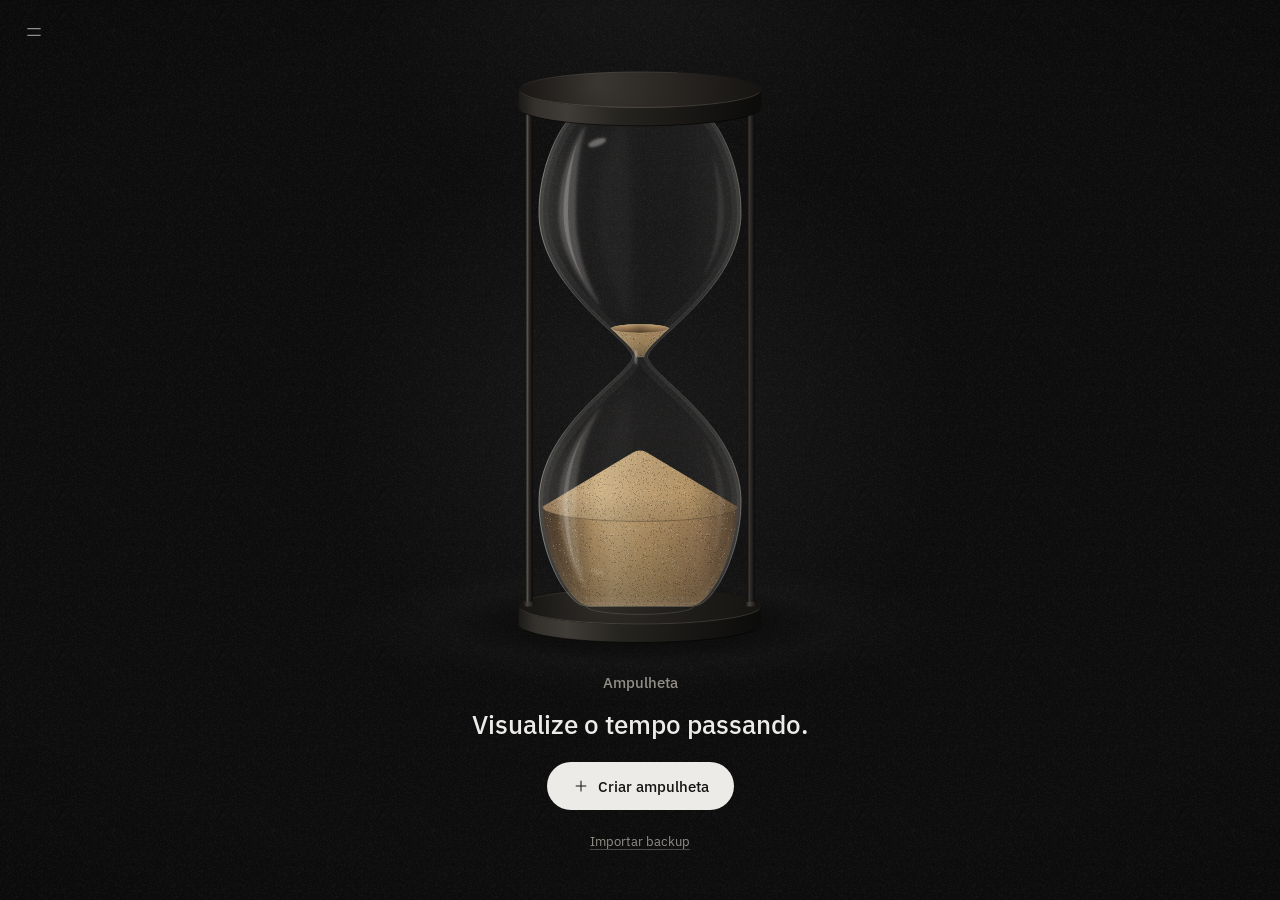
<file: index.html>
<!doctype html>
<html lang="pt-BR">
<head>
  <meta charset="utf-8">
  <meta name="viewport" content="width=device-width, initial-scale=1, viewport-fit=cover">
  <title>Ampulheta</title>
  <meta name="description" content="Ampulhetas que tornam visível a passagem do tempo. Cada grão é uma fração real do intervalo.">
  <meta name="theme-color" content="#0d0d0e">
  <meta name="color-scheme" content="dark">
  <meta name="referrer" content="no-referrer">
  <meta name="mobile-web-app-capable" content="yes">
  <meta name="apple-mobile-web-app-capable" content="yes">
  <meta name="apple-mobile-web-app-status-bar-style" content="black-translucent">
  <meta name="apple-mobile-web-app-title" content="Ampulheta">
  <link rel="icon" href="assets/icons/favicon.svg" type="image/svg+xml">
  <link rel="icon" href="assets/icons/favicon-32.png" sizes="32x32" type="image/png">
  <link rel="apple-touch-icon" href="assets/icons/apple-touch-icon.png">
  <link rel="manifest" href="manifest.webmanifest">
  <link rel="stylesheet" href="css/base.css?v=2.1.0">
  <link rel="stylesheet" href="css/layout.css?v=2.1.0">
  <link rel="stylesheet" href="css/components.css?v=2.1.0">
  <link rel="stylesheet" href="css/hourglass.css?v=2.1.0">
  <link rel="stylesheet" href="css/responsive.css?v=2.1.0">
</head>
<body class="is-booting">

  <!-- Ícones (sprite local, traço único de 1,4 px) -->
  <svg class="sprite" aria-hidden="true" focusable="false" xmlns="http://www.w3.org/2000/svg">
    <defs>
      <symbol id="i-menu" viewBox="0 0 24 24"><path d="M4.5 8h15M4.5 16h15"/></symbol>
      <symbol id="i-info" viewBox="0 0 24 24"><circle cx="12" cy="12" r="8.5"/><path d="M12 11v5.2M12 7.9v.1"/></symbol>
      <symbol id="i-more" viewBox="0 0 24 24"><path d="M6.5 12h.01M12 12h.01M17.5 12h.01"/></symbol>
      <symbol id="i-focus" viewBox="0 0 24 24"><path d="M4.5 9V4.5H9M19.5 9V4.5H15M4.5 15v4.5H9M19.5 15v4.5H15"/></symbol>
      <symbol id="i-focus-exit" viewBox="0 0 24 24"><path d="M9 4.5V9H4.5M15 4.5V9h4.5M9 19.5V15H4.5M15 19.5V15h4.5"/></symbol>
      <symbol id="i-close" viewBox="0 0 24 24"><path d="M6.5 6.5l11 11M17.5 6.5l-11 11"/></symbol>
      <symbol id="i-prev" viewBox="0 0 24 24"><path d="M14.5 5.5L8 12l6.5 6.5"/></symbol>
      <symbol id="i-next" viewBox="0 0 24 24"><path d="M9.5 5.5L16 12l-6.5 6.5"/></symbol>
      <symbol id="i-chevron-down" viewBox="0 0 24 24"><path d="M7 10l5 5 5-5"/></symbol>
      <symbol id="i-check" viewBox="0 0 24 24"><path d="M5.5 12.5l4.2 4.2 8.8-9.2"/></symbol>
      <symbol id="i-search" viewBox="0 0 24 24"><circle cx="11" cy="11" r="6"/><path d="M15.5 15.5l4 4"/></symbol>
      <symbol id="i-plus" viewBox="0 0 24 24"><path d="M12 5.5v13M5.5 12h13"/></symbol>
      <symbol id="i-edit" viewBox="0 0 24 24"><path d="M5 19h3.4L18.6 8.8 15.2 5.4 5 15.6V19zM13.4 7.2l3.4 3.4"/></symbol>
      <symbol id="i-copy" viewBox="0 0 24 24"><rect x="8.5" y="8.5" width="10.5" height="10.5" rx="1.5"/><path d="M5.5 15.5V7A1.5 1.5 0 0 1 7 5.5h8.5"/></symbol>
      <symbol id="i-restart" viewBox="0 0 24 24"><path d="M5.2 12.5a6.9 6.9 0 1 0 2-5.3"/><path d="M5.5 4.5v4h4"/></symbol>
      <symbol id="i-archive" viewBox="0 0 24 24"><rect x="4" y="5" width="16" height="4" rx="1"/><path d="M5.5 9v9.5A1.5 1.5 0 0 0 7 20h10a1.5 1.5 0 0 0 1.5-1.5V9M10 13h4"/></symbol>
      <symbol id="i-unarchive" viewBox="0 0 24 24"><rect x="4" y="5" width="16" height="4" rx="1"/><path d="M5.5 9v9.5A1.5 1.5 0 0 0 7 20h10a1.5 1.5 0 0 0 1.5-1.5V9M12 17.5v-5M9.8 14.5L12 12.3l2.2 2.2"/></symbol>
      <symbol id="i-trash" viewBox="0 0 24 24"><path d="M5 7h14M10 7V5h4v2M7 7l.9 12.5h8.2L17 7M10.5 10.5v6M13.5 10.5v6"/></symbol>
      <symbol id="i-download" viewBox="0 0 24 24"><path d="M12 4.5v10.5M7.8 10.8L12 15l4.2-4.2M5 19.5h14"/></symbol>
      <symbol id="i-upload" viewBox="0 0 24 24"><path d="M12 15V4.5M7.8 8.7L12 4.5l4.2 4.2M5 19.5h14"/></symbol>
      <symbol id="i-settings" viewBox="0 0 24 24"><path d="M4 8h9M17 8h3M4 16h3M11 16h9"/><circle cx="15" cy="8" r="2"/><circle cx="9" cy="16" r="2"/></symbol>
      <symbol id="i-help" viewBox="0 0 24 24"><circle cx="12" cy="12" r="8.5"/><path d="M9.8 9.7a2.3 2.3 0 1 1 3.2 2.1c-.7.3-1 .9-1 1.6v.4M12 16.4v.1"/></symbol>
      <symbol id="i-list" viewBox="0 0 24 24"><path d="M9 7h10.5M9 12h10.5M9 17h10.5M4.5 7h.01M4.5 12h.01M4.5 17h.01"/></symbol>
      <symbol id="i-hourglass" viewBox="0 0 24 24"><path d="M7 3.5h10M7 20.5h10M8 3.5c0 4.5 4 6 4 8.5s-4 4-4 8.5M16 3.5c0 4.5-4 6-4 8.5s4 4 4 8.5"/></symbol>
    </defs>
  </svg>

  <a class="skip-link" href="#dock">Ir para a navegação</a>

  <div class="app" id="app">
    <main class="stage" id="stage">
      <h1 class="visually-hidden">Ampulheta</h1>
      <div class="stage__backdrop" aria-hidden="true"></div>
      <div class="stage__glass" id="glass-wrap" role="img" aria-label="Ampulheta"></div>

      <!-- Barra superior -->
      <header class="topbar" id="topbar">
        <button class="icon-btn" id="btn-menu" type="button" aria-label="Menu" title="Menu (M)" aria-haspopup="dialog" aria-controls="menu-panel">
          <svg class="icon" aria-hidden="true"><use href="#i-menu"/></svg>
        </button>
        <span class="topbar__brand" aria-hidden="true">Ampulheta</span>
        <span class="topbar__spacer"></span>
        <button class="btn btn--quiet btn--small topbar__new" id="btn-new" type="button" title="Nova ampulheta (N)">
          <svg class="icon" aria-hidden="true"><use href="#i-plus"/></svg>
          <span class="topbar__new-label">Nova ampulheta</span>
        </button>
        <button class="icon-btn" id="btn-info" type="button" aria-label="Informações" title="Informações (I)" aria-haspopup="dialog" aria-controls="info-panel">
          <svg class="icon" aria-hidden="true"><use href="#i-info"/></svg>
        </button>
        <button class="icon-btn" id="btn-actions" type="button" aria-label="Ações da ampulheta" title="Ações" aria-haspopup="menu" aria-controls="actions-menu" aria-expanded="false">
          <svg class="icon icon--bold" aria-hidden="true"><use href="#i-more"/></svg>
        </button>
        <button class="icon-btn" id="btn-contemplate" type="button" aria-label="Modo contemplação" title="Modo contemplação (C)" aria-pressed="false">
          <svg class="icon" aria-hidden="true"><use href="#i-focus"/></svg>
        </button>
      </header>

      <!-- Navegação inferior: estado, nome, setas e posição -->
      <footer class="dock" id="dock" tabindex="-1">
        <div class="dock__status" id="dock-status" hidden>
          <span class="dock__status-text" id="dock-status-text"></span>
          <button class="btn btn--quiet btn--small" id="dock-restart" type="button" hidden>
            <svg class="icon" aria-hidden="true"><use href="#i-restart"/></svg>
            <span>Reiniciar</span>
          </button>
        </div>
        <div class="switcher" role="group" aria-label="Trocar de ampulheta">
          <button class="switcher__arrow" id="btn-prev" type="button" aria-label="Ampulheta anterior" title="Anterior (←)">
            <svg class="icon" aria-hidden="true"><use href="#i-prev"/></svg>
          </button>
          <button class="switcher__current" id="btn-picker" type="button" aria-haspopup="dialog" aria-controls="picker" title="Escolher ampulheta (L)">
            <span class="switcher__name" id="current-name"></span>
            <svg class="icon switcher__caret" aria-hidden="true"><use href="#i-chevron-down"/></svg>
          </button>
          <button class="switcher__arrow" id="btn-next" type="button" aria-label="Próxima ampulheta" title="Próxima (→)">
            <svg class="icon" aria-hidden="true"><use href="#i-next"/></svg>
          </button>
        </div>
        <p class="dock__position" id="dock-position" aria-live="polite"></p>
      </footer>

      <!-- Primeiro uso -->
      <section class="intro" id="intro" aria-labelledby="intro-title" hidden>
        <div class="intro__body">
          <p class="intro__brand">Ampulheta</p>
          <h2 class="intro__title" id="intro-title">Visualize o tempo passando.</h2>
          <button class="btn btn--primary btn--large" id="intro-create" type="button">
            <svg class="icon" aria-hidden="true"><use href="#i-plus"/></svg>
            <span>Criar ampulheta</span>
          </button>
          <button class="link-btn" id="intro-import" type="button">Importar backup</button>
        </div>
      </section>
    </main>
  </div>

  <!-- ============================================================ -->
  <!-- Menu                                                          -->
  <!-- ============================================================ -->
  <dialog class="drawer drawer--left" id="menu-panel" aria-labelledby="menu-title">
    <div class="drawer__inner">
      <header class="drawer__head">
        <h2 class="drawer__title" id="menu-title">Ampulheta</h2>
        <button class="icon-btn icon-btn--small" type="button" data-close aria-label="Fechar menu">
          <svg class="icon" aria-hidden="true"><use href="#i-close"/></svg>
        </button>
      </header>

      <button class="btn btn--primary btn--block" id="menu-new" type="button">
        <svg class="icon" aria-hidden="true"><use href="#i-plus"/></svg>
        <span>Nova ampulheta</span>
      </button>

      <section class="menu-section" aria-labelledby="menu-list-title">
        <h3 class="section-label" id="menu-list-title">Suas ampulhetas</h3>
        <ul class="hg-list" id="menu-list"></ul>
        <p class="empty-note" id="menu-empty" hidden>Nenhuma ampulheta ainda.</p>
      </section>

      <details class="menu-section menu-section--archived" id="menu-archived-wrap" hidden>
        <summary class="section-label">Arquivadas <span class="count" id="menu-archived-count"></span></summary>
        <ul class="hg-list" id="menu-archived"></ul>
      </details>

      <nav class="menu-links" aria-label="Dados e ajuda">
        <button class="menu-link" id="menu-export" type="button">
          <svg class="icon" aria-hidden="true"><use href="#i-download"/></svg><span>Exportar backup</span>
        </button>
        <button class="menu-link" id="menu-import" type="button">
          <svg class="icon" aria-hidden="true"><use href="#i-upload"/></svg><span>Importar backup</span>
        </button>
        <button class="menu-link" id="menu-settings" type="button">
          <svg class="icon" aria-hidden="true"><use href="#i-settings"/></svg><span>Configurações</span>
        </button>
        <button class="menu-link" id="menu-help" type="button">
          <svg class="icon" aria-hidden="true"><use href="#i-help"/></svg><span>Ajuda</span>
        </button>
      </nav>

      <p class="drawer__foot">Seus dados ficam apenas neste navegador.</p>
    </div>
  </dialog>

  <!-- ============================================================ -->
  <!-- Seletor rápido                                                -->
  <!-- ============================================================ -->
  <dialog class="popover popover--picker" id="picker" aria-labelledby="picker-title">
    <div class="popover__inner">
      <header class="popover__head">
        <h2 class="popover__title" id="picker-title">Ampulhetas</h2>
        <button class="icon-btn icon-btn--small" type="button" data-close aria-label="Fechar">
          <svg class="icon" aria-hidden="true"><use href="#i-close"/></svg>
        </button>
      </header>
      <label class="search" id="picker-search-wrap" hidden>
        <svg class="icon" aria-hidden="true"><use href="#i-search"/></svg>
        <input class="search__input" id="picker-search" type="search" placeholder="Buscar pelo nome" aria-label="Buscar ampulheta pelo nome" autocomplete="off" spellcheck="false">
      </label>
      <ul class="pick-list" id="picker-list" role="listbox" aria-labelledby="picker-title"></ul>
      <p class="empty-note" id="picker-empty" hidden>Nenhuma ampulheta encontrada.</p>
      <footer class="popover__foot">
        <button class="menu-link" id="picker-new" type="button">
          <svg class="icon" aria-hidden="true"><use href="#i-plus"/></svg><span>Nova ampulheta</span>
        </button>
      </footer>
    </div>
  </dialog>

  <!-- ============================================================ -->
  <!-- Ações da ampulheta                                            -->
  <!-- ============================================================ -->
  <dialog class="popover popover--actions" id="actions-menu" aria-labelledby="actions-title">
    <div class="popover__inner">
      <h2 class="visually-hidden" id="actions-title">Ações da ampulheta</h2>
      <p class="popover__caption" id="actions-name"></p>
      <div class="action-list" role="menu" aria-labelledby="actions-title">
        <button class="action-item" type="button" role="menuitem" data-action="info"><svg class="icon" aria-hidden="true"><use href="#i-info"/></svg><span>Informações</span></button>
        <button class="action-item" type="button" role="menuitem" data-action="edit"><svg class="icon" aria-hidden="true"><use href="#i-edit"/></svg><span>Editar</span></button>
        <button class="action-item" type="button" role="menuitem" data-action="restart"><svg class="icon" aria-hidden="true"><use href="#i-restart"/></svg><span>Reiniciar</span></button>
        <button class="action-item" type="button" role="menuitem" data-action="duplicate"><svg class="icon" aria-hidden="true"><use href="#i-copy"/></svg><span>Duplicar</span></button>
        <button class="action-item" type="button" role="menuitem" data-action="archive"><svg class="icon" aria-hidden="true"><use href="#i-archive"/></svg><span>Arquivar</span></button>
        <hr class="action-sep">
        <button class="action-item action-item--danger" type="button" role="menuitem" data-action="delete"><svg class="icon" aria-hidden="true"><use href="#i-trash"/></svg><span>Excluir</span></button>
      </div>
    </div>
  </dialog>

  <!-- ============================================================ -->
  <!-- Informações                                                   -->
  <!-- ============================================================ -->
  <dialog class="drawer drawer--right" id="info-panel" aria-labelledby="info-title">
    <div class="drawer__inner">
      <header class="drawer__head">
        <p class="section-label">Informações</p>
        <button class="icon-btn icon-btn--small" type="button" data-close aria-label="Fechar informações">
          <svg class="icon" aria-hidden="true"><use href="#i-close"/></svg>
        </button>
      </header>

      <h2 class="info__title" id="info-title"></h2>
      <p class="info__status" id="info-status"></p>

      <section class="info__block info__block--lead" aria-labelledby="info-remaining-title">
        <h3 class="section-label" id="info-remaining-title">Tempo restante</h3>
        <div class="countdown" id="info-countdown" role="group" aria-label="Tempo restante"></div>
        <p class="info__done" id="info-done" hidden>Terminou</p>
        <p class="info__note" id="info-remaining-note"></p>
      </section>

      <section class="info__block" aria-labelledby="info-progress-title">
        <h3 class="section-label" id="info-progress-title">Progresso</h3>
        <p class="info__figure"><span class="num" id="info-pct"></span> <span class="info__figure-label">do tempo já passou</span></p>
        <div class="info__bar" aria-hidden="true"><span class="info__bar-fill" id="info-bar"></span></div>
        <dl class="info__list">
          <div class="info__row"><dt>Tempo decorrido</dt><dd class="num" id="info-elapsed"></dd></div>
          <div class="info__row"><dt>Ainda falta</dt><dd class="num" id="info-pct-rest"></dd></div>
        </dl>
      </section>

      <section class="info__block" aria-labelledby="info-period-title">
        <h3 class="section-label" id="info-period-title">Período</h3>
        <dl class="info__list">
          <div class="info__row"><dt>Início</dt><dd class="num" id="info-start"></dd></div>
          <div class="info__row"><dt>Término</dt><dd class="num" id="info-end"></dd></div>
          <div class="info__row"><dt>Duração total</dt><dd class="num" id="info-duration"></dd></div>
        </dl>
        <p class="info__note" id="info-tz"></p>
      </section>

      <section class="info__block" aria-labelledby="info-grains-title">
        <h3 class="section-label" id="info-grains-title">Areia</h3>
        <dl class="info__list">
          <div class="info__row"><dt>Cada grão equivale a</dt><dd class="num" id="info-grain"></dd></div>
          <div class="info__row"><dt>Grãos no total</dt><dd class="num" id="info-grains"></dd></div>
          <div class="info__row"><dt>Já caíram</dt><dd class="num" id="info-fallen"></dd></div>
          <div class="info__row"><dt>Ainda em cima</dt><dd class="num" id="info-left"></dd></div>
          <div class="info__row"><dt>Próximo grão</dt><dd class="num" id="info-next"></dd></div>
        </dl>
      </section>

      <div class="info__actions">
        <button class="btn btn--quiet" id="info-edit" type="button"><svg class="icon" aria-hidden="true"><use href="#i-edit"/></svg><span>Editar</span></button>
        <button class="btn btn--quiet" id="info-restart" type="button"><svg class="icon" aria-hidden="true"><use href="#i-restart"/></svg><span>Reiniciar</span></button>
        <button class="btn btn--quiet" id="info-more" type="button" aria-haspopup="menu"><svg class="icon icon--bold" aria-hidden="true"><use href="#i-more"/></svg><span>Mais ações</span></button>
      </div>
    </div>
  </dialog>

  <!-- ============================================================ -->
  <!-- Criar / editar                                                -->
  <!-- ============================================================ -->
  <dialog class="modal" id="form-dialog" aria-labelledby="form-title">
    <form class="modal__inner" id="hg-form" novalidate autocomplete="off">
      <header class="modal__head">
        <h2 class="modal__title" id="form-title">Nova ampulheta</h2>
        <button class="icon-btn icon-btn--small" type="button" data-close aria-label="Fechar">
          <svg class="icon" aria-hidden="true"><use href="#i-close"/></svg>
        </button>
      </header>

      <div class="field">
        <label class="field__label" for="f-name">Nome</label>
        <input class="input" id="f-name" name="name" type="text" maxlength="80" required placeholder="Ex.: Minha vida, Faculdade, Viagem" spellcheck="false">
      </div>

      <div class="field">
        <span class="field__label" id="f-mode-label">Definir por</span>
        <div class="segmented" role="radiogroup" aria-labelledby="f-mode-label">
          <label class="segmented__option">
            <input type="radio" name="mode" value="duration" checked>
            <span>Duração</span>
          </label>
          <label class="segmented__option">
            <input type="radio" name="mode" value="dates">
            <span>Datas</span>
          </label>
        </div>
      </div>

      <div class="pane" id="pane-duration">
        <div class="chips" role="group" aria-label="Durações comuns" id="f-presets">
          <button class="chip" type="button" data-preset="minutes:30">30 min</button>
          <button class="chip" type="button" data-preset="hours:1">1 hora</button>
          <button class="chip" type="button" data-preset="days:1">1 dia</button>
          <button class="chip" type="button" data-preset="days:7">1 semana</button>
          <button class="chip" type="button" data-preset="months:1">1 mês</button>
          <button class="chip" type="button" data-preset="years:1">1 ano</button>
          <button class="chip" type="button" data-preset="years:10">10 anos</button>
        </div>
        <div class="duration-grid" role="group" aria-label="Duração personalizada">
          <label class="dur"><input class="input input--num" type="text" inputmode="numeric" pattern="[0-9]*" id="f-d-years" placeholder="0"><span>anos</span></label>
          <label class="dur"><input class="input input--num" type="text" inputmode="numeric" pattern="[0-9]*" id="f-d-months" placeholder="0"><span>meses</span></label>
          <label class="dur"><input class="input input--num" type="text" inputmode="numeric" pattern="[0-9]*" id="f-d-days" placeholder="0"><span>dias</span></label>
          <label class="dur"><input class="input input--num" type="text" inputmode="numeric" pattern="[0-9]*" id="f-d-hours" placeholder="0"><span>horas</span></label>
          <label class="dur"><input class="input input--num" type="text" inputmode="numeric" pattern="[0-9]*" id="f-d-minutes" placeholder="0"><span>minutos</span></label>
          <label class="dur"><input class="input input--num" type="text" inputmode="numeric" pattern="[0-9]*" id="f-d-seconds" placeholder="0"><span>segundos</span></label>
        </div>
        <div class="field">
          <span class="field__label" id="f-start-label">Começa</span>
          <div class="start-choice" role="radiogroup" aria-labelledby="f-start-label">
            <label class="radio"><input type="radio" name="startMode" value="now" checked><span>Agora</span></label>
            <label class="radio"><input type="radio" name="startMode" value="custom"><span>Em outra data</span></label>
          </div>
          <div class="dt__row" id="f-dstart-row" hidden>
            <input class="input" id="f-dstart-date" type="date" aria-label="Data de início" min="0001-01-01" max="9999-12-31">
            <input class="input input--time" id="f-dstart-time" type="time" aria-label="Hora de início (opcional)">
          </div>
        </div>
      </div>

      <div class="pane" id="pane-dates" hidden>
        <fieldset class="field">
          <legend class="field__label">Início</legend>
          <div class="dt__row">
            <input class="input" id="f-start-date" type="date" aria-label="Data de início" min="0001-01-01" max="9999-12-31">
            <input class="input input--time" id="f-start-time" type="time" aria-label="Hora de início (opcional)">
            <button class="btn btn--quiet btn--small" id="f-start-now" type="button">Agora</button>
          </div>
        </fieldset>
        <fieldset class="field">
          <legend class="field__label">Término</legend>
          <div class="dt__row">
            <input class="input" id="f-end-date" type="date" aria-label="Data de término" min="0001-01-01" max="9999-12-31">
            <input class="input input--time" id="f-end-time" type="time" aria-label="Hora de término (opcional)">
          </div>
        </fieldset>
        <p class="hint">A hora é opcional (sem ela, 00:00). O início pode estar no passado.</p>
      </div>

      <fieldset class="field">
        <legend class="field__label">Cor da areia</legend>
        <div class="tones__list" id="f-tones"></div>
      </fieldset>

      <p class="form-preview" id="f-preview" aria-live="polite"></p>
      <p class="form-error" id="f-error" role="alert"></p>

      <footer class="modal__foot">
        <button class="btn btn--quiet" type="button" data-close>Cancelar</button>
        <button class="btn btn--primary" type="submit" id="f-submit">Criar ampulheta</button>
      </footer>
    </form>
  </dialog>

  <!-- ============================================================ -->
  <!-- Confirmação                                                   -->
  <!-- ============================================================ -->
  <dialog class="modal modal--small" id="confirm-dialog" aria-labelledby="confirm-title" aria-describedby="confirm-text">
    <div class="modal__inner">
      <h2 class="modal__title" id="confirm-title"></h2>
      <p class="modal__text" id="confirm-text"></p>
      <footer class="modal__foot">
        <button class="btn btn--quiet" type="button" id="confirm-cancel">Cancelar</button>
        <button class="btn btn--primary" type="button" id="confirm-ok">Confirmar</button>
      </footer>
    </div>
  </dialog>

  <!-- ============================================================ -->
  <!-- Importar                                                      -->
  <!-- ============================================================ -->
  <dialog class="modal" id="import-dialog" aria-labelledby="import-title">
    <div class="modal__inner">
      <header class="modal__head">
        <h2 class="modal__title" id="import-title">Importar backup</h2>
        <button class="icon-btn icon-btn--small" type="button" data-close aria-label="Fechar">
          <svg class="icon" aria-hidden="true"><use href="#i-close"/></svg>
        </button>
      </header>
      <p class="modal__text">Escolha um arquivo <code>.json</code> exportado pela Ampulheta. Ele é lido apenas neste navegador.</p>
      <label class="dropzone" id="import-drop" for="import-file">
        <input class="visually-hidden" type="file" id="import-file" accept=".json,application/json">
        <svg class="icon" aria-hidden="true"><use href="#i-upload"/></svg>
        <span class="dropzone__label" id="import-file-label">Escolher arquivo</span>
        <span class="dropzone__hint">ou arraste-o até aqui</span>
      </label>
      <div class="import-summary" id="import-summary" hidden>
        <p class="import-summary__text" id="import-summary-text"></p>
        <fieldset class="choice">
          <legend class="field__label">Como importar</legend>
          <label class="choice__option">
            <input type="radio" name="importMode" value="merge" checked>
            <span><strong>Adicionar às atuais</strong><small>Mantém tudo o que já existe. Nada é apagado.</small></span>
          </label>
          <label class="choice__option">
            <input type="radio" name="importMode" value="replace">
            <span><strong>Substituir tudo</strong><small>Apaga as ampulhetas atuais e restaura as do arquivo, com as preferências.</small></span>
          </label>
        </fieldset>
      </div>
      <p class="form-error" id="import-error" role="alert"></p>
      <footer class="modal__foot">
        <button class="btn btn--quiet" type="button" data-close>Cancelar</button>
        <button class="btn btn--primary" type="button" id="import-confirm" disabled>Importar</button>
      </footer>
    </div>
  </dialog>

  <!-- ============================================================ -->
  <!-- Configurações                                                 -->
  <!-- ============================================================ -->
  <dialog class="modal" id="settings-dialog" aria-labelledby="settings-title">
    <div class="modal__inner">
      <header class="modal__head">
        <h2 class="modal__title" id="settings-title">Configurações</h2>
        <button class="icon-btn icon-btn--small" type="button" data-close aria-label="Fechar">
          <svg class="icon" aria-hidden="true"><use href="#i-close"/></svg>
        </button>
      </header>

      <h3 class="section-label settings__group">Exibição</h3>
      <div class="settings">
        <label class="setting">
          <span class="setting__text"><strong>Reduzir animações</strong><small id="s-motion-note">Os grãos deixam de cair e a ampulheta não gira ao reiniciar. A areia continua exata.</small></span>
          <input class="switch" type="checkbox" id="s-motion">
        </label>
        <label class="setting">
          <span class="setting__text"><strong>Nome no modo contemplação</strong><small>Mantém o nome da ampulheta visível, bem discreto.</small></span>
          <input class="switch" type="checkbox" id="s-label">
        </label>
        <label class="setting">
          <span class="setting__text"><strong>Tela cheia no modo contemplação</strong><small>Ocupa a tela inteira quando o navegador permite.</small></span>
          <input class="switch" type="checkbox" id="s-fullscreen">
        </label>
      </div>

      <h3 class="section-label settings__group">Som</h3>
      <div class="settings">
        <label class="setting">
          <span class="setting__text"><strong>Som dos grãos</strong><small>Um sopro de areia, muito baixo, quando um grão cai.</small></span>
          <input class="switch" type="checkbox" id="s-sound">
        </label>
      </div>

      <h3 class="section-label settings__group">Dados</h3>
      <p class="modal__text" id="s-storage"></p>
      <div class="settings__data">
        <button class="btn btn--quiet" type="button" id="s-export">
          <svg class="icon" aria-hidden="true"><use href="#i-download"/></svg><span>Exportar backup</span>
        </button>
        <button class="btn btn--quiet" type="button" id="s-import">
          <svg class="icon" aria-hidden="true"><use href="#i-upload"/></svg><span>Importar backup</span>
        </button>
        <button class="btn btn--danger" type="button" id="s-clear">
          <svg class="icon" aria-hidden="true"><use href="#i-trash"/></svg><span>Apagar tudo</span>
        </button>
      </div>
    </div>
  </dialog>

  <!-- ============================================================ -->
  <!-- Ajuda                                                         -->
  <!-- ============================================================ -->
  <dialog class="modal modal--wide" id="help-dialog" aria-labelledby="help-title">
    <div class="modal__inner">
      <header class="modal__head">
        <h2 class="modal__title" id="help-title">Ajuda</h2>
        <button class="icon-btn icon-btn--small" type="button" data-close aria-label="Fechar">
          <svg class="icon" aria-hidden="true"><use href="#i-close"/></svg>
        </button>
      </header>

      <div class="prose">
        <p class="prose__lede">A areia de cima é o tempo que falta. A de baixo, o que já passou.</p>

        <h3>Como usar</h3>
        <ul class="prose__list">
          <li><strong>Criar:</strong> botão <em>Nova ampulheta</em>, no alto da tela. Escolha uma duração (por exemplo, 30 minutos) ou duas datas.</li>
          <li><strong>Trocar:</strong> setas ao lado do nome, teclas <kbd>←</kbd> <kbd>→</kbd> ou deslizando o dedo. Toque no nome para ver a lista.</li>
          <li><strong>Reiniciar, editar, duplicar, arquivar, excluir:</strong> botão <em>Ações</em> (<span class="prose__glyph" aria-hidden="true">•••</span>) no alto.</li>
          <li><strong>Informações:</strong> botão <span class="prose__glyph" aria-hidden="true">ⓘ</span> — quanto tempo falta (em anos, meses, semanas, dias, horas, minutos e segundos), o progresso, o período e a areia.</li>
          <li><strong>Contemplação e tela cheia:</strong> os controles se recolhem; mova o mouse, toque na tela ou pressione uma tecla e eles voltam.</li>
        </ul>

        <h3>O que é um grão</h3>
        <p>Cada ampulheta é dividida em grãos de mesmo valor: algumas centenas para intervalos de segundos, até 50 mil para uma vida inteira. Um grão só cai quando a sua fração de tempo termina. Uma ampulheta de 30 segundos escorre sem parar; uma de 94 anos solta um grão a cada 16 horas e pode passar a tarde imóvel. Isso é intencional.</p>

        <h3>Como o tempo é calculado</h3>
        <p>A ampulheta guarda apenas o início e o término e compara com o relógio do seu dispositivo:</p>
        <p class="prose__formula">progresso = (agora − início) ÷ (término − início)</p>
        <p>O início pode estar no passado — a ampulheta já aparece parcialmente escoada. Com o navegador fechado nada precisa ficar rodando: ao voltar, a areia aparece exatamente onde deveria estar.</p>

        <h3>Reiniciar</h3>
        <p>Reiniciar vira a ampulheta e começa de novo, com a mesma duração de antes — 30 minutos continuam sendo 30 minutos; 1 mês continua sendo 1 mês de calendário. A contagem recomeça no instante em que ela pousa de pé. Funciona do mesmo jeito na tela normal, em tela cheia e no modo contemplação: use <em>Ações</em>, o botão <em>Reiniciar</em> que aparece quando ela termina, ou a tecla <kbd>R</kbd>.</p>

        <h3>Seus dados</h3>
        <p>Tudo fica somente neste navegador, neste dispositivo. Nada é enviado a servidor algum; não há contas nem rastreamento. Limpar os dados de navegação apaga as ampulhetas — use <em>Exportar backup</em> de vez em quando. <em>Importar backup</em> valida o arquivo antes de qualquer alteração e permite adicionar às atuais ou substituir tudo. Depois de carregada, a aplicação funciona também sem internet.</p>

        <h3>Atalhos de teclado</h3>
        <dl class="shortcuts">
          <div><dt><kbd>←</kbd> <kbd>→</kbd></dt><dd>Ampulheta anterior / próxima</dd></div>
          <div><dt><kbd>L</kbd></dt><dd>Lista de ampulhetas</dd></div>
          <div><dt><kbd>N</kbd></dt><dd>Nova ampulheta</dd></div>
          <div><dt><kbd>I</kbd></dt><dd>Informações</dd></div>
          <div><dt><kbd>R</kbd></dt><dd>Reiniciar a ampulheta</dd></div>
          <div><dt><kbd>C</kbd></dt><dd>Modo contemplação</dd></div>
          <div><dt><kbd>F</kbd></dt><dd>Tela cheia</dd></div>
          <div><dt><kbd>M</kbd></dt><dd>Menu</dd></div>
          <div><dt><kbd>?</kbd></dt><dd>Esta ajuda</dd></div>
          <div><dt><kbd>Esc</kbd></dt><dd>Fechar / sair da contemplação</dd></div>
        </dl>

        <p class="prose__sign">Desenvolvido por Filipe Santana · <span id="help-version"></span></p>
      </div>
    </div>
  </dialog>

  <div class="toasts" id="toasts" role="status" aria-live="polite"></div>

  <noscript>
    <p class="noscript">A Ampulheta precisa de JavaScript para medir o tempo.</p>
  </noscript>

  <script src="js/utils.js?v=2.1.0"></script>
  <script src="js/time-engine.js?v=2.1.0"></script>
  <script src="js/format.js?v=2.1.0"></script>
  <script src="js/grain-engine.js?v=2.1.0"></script>
  <script src="js/sand-geometry.js?v=2.1.0"></script>
  <script src="js/model.js?v=2.1.0"></script>
  <script src="js/storage.js?v=2.1.0"></script>
  <script src="js/store.js?v=2.1.0"></script>
  <script src="js/import-export.js?v=2.1.0"></script>
  <script src="js/hourglass-renderer.js?v=2.1.0"></script>
  <script src="js/scene.js?v=2.1.0"></script>
  <script src="js/flip.js?v=2.1.0"></script>
  <script src="js/sound.js?v=2.1.0"></script>
  <script src="js/ui-dialogs.js?v=2.1.0"></script>
  <script src="js/ui-form.js?v=2.1.0"></script>
  <script src="js/ui-panels.js?v=2.1.0"></script>
  <script src="js/ui-stage.js?v=2.1.0"></script>
  <script src="js/ui-settings.js?v=2.1.0"></script>
  <script src="js/app.js?v=2.1.0"></script>
</body>
</html>
</file>
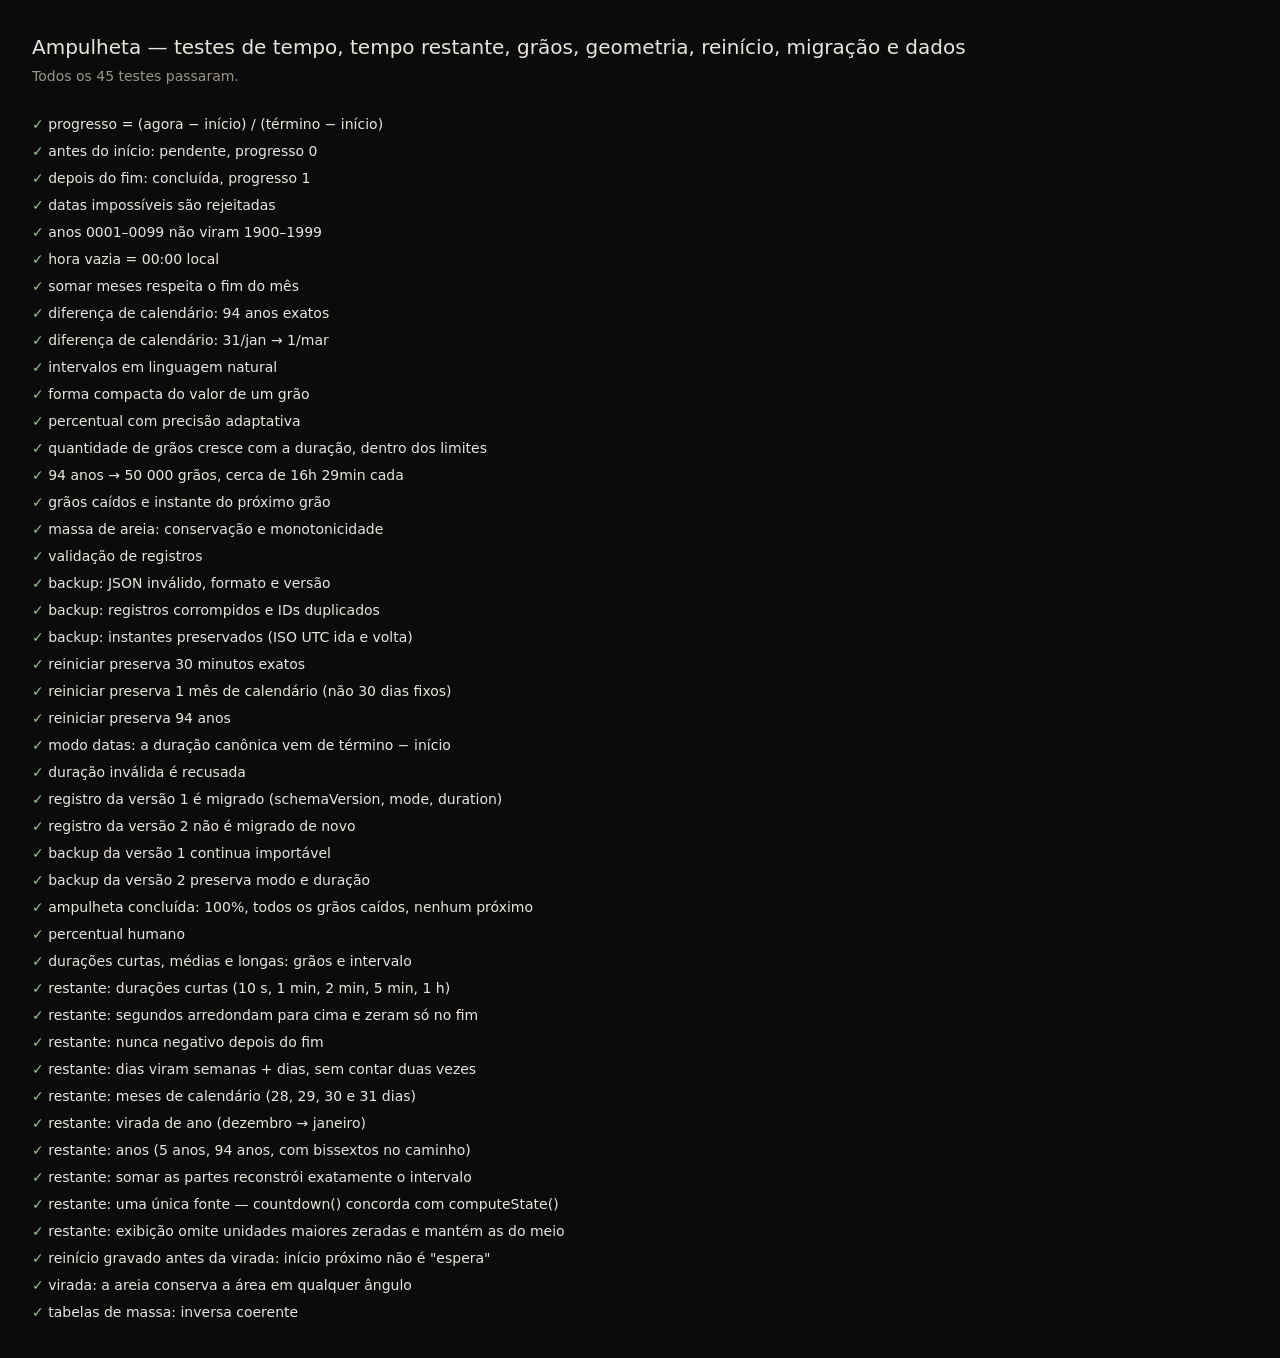
<file: tests/index.html>
<!doctype html>
<html lang="pt-BR">
<head>
  <meta charset="utf-8">
  <meta name="viewport" content="width=device-width, initial-scale=1">
  <meta name="robots" content="noindex">
  <title>Ampulheta — testes</title>
  <style>
    body { margin: 0; padding: 32px; background: #0b0b0c; color: #e9e5dd; font: 14px/1.5 system-ui, sans-serif; }
    h1 { font-weight: 400; font-size: 20px; margin: 0 0 4px; }
    p.summary { color: #9a948a; margin: 0 0 24px; }
    li { padding: 3px 0; list-style: none; }
    li.pass::before { content: "✓  "; color: #9fbf8f; }
    li.fail { color: #e39b86; }
    li.fail::before { content: "✗  "; }
    ul { padding: 0; margin: 0; }
    code { color: #cdb58c; }
  </style>
</head>
<body>
  <h1>Ampulheta — testes de tempo, tempo restante, grãos, geometria, reinício, migração e dados</h1>
  <p class="summary" id="summary">Executando…</p>
  <ul id="results"></ul>

  <script src="../js/utils.js"></script>
  <script src="../js/time-engine.js"></script>
  <script src="../js/format.js"></script>
  <script src="../js/grain-engine.js"></script>
  <script src="../js/sand-geometry.js"></script>
  <script src="../js/model.js"></script>
  <script src="../js/storage.js"></script>
  <script src="../js/store.js"></script>
  <script src="../js/import-export.js"></script>
  <script>
    'use strict';
    (function () {
      const A = window.Ampulheta;
      const T = A.time;
      const F = A.format;
      const G = A.grains;
      const results = [];

      function test(name, fn) {
        try {
          fn();
          results.push({ name, ok: true });
        } catch (err) {
          results.push({ name, ok: false, msg: err && err.message });
        }
      }
      function eq(actual, expected, label) {
        if (actual !== expected) throw new Error((label || '') + ' esperado ' + JSON.stringify(expected) + ', obtido ' + JSON.stringify(actual));
      }
      function ok(cond, label) {
        if (!cond) throw new Error(label || 'condição falsa');
      }
      const local = (y, m, d, h, mi, s) => T.fromLocalParts(y, m, d, h || 0, mi || 0, s || 0);

      /* Tempo --------------------------------------------------------- */
      test('progresso = (agora − início) / (término − início)', () => {
        const s = T.computeState({ start: 1000, end: 5000 }, 2000);
        eq(s.progress, 0.25);
        eq(s.remainingFraction, 0.75);
        eq(s.status, 'running');
      });
      test('antes do início: pendente, progresso 0', () => {
        const s = T.computeState({ start: 1000, end: 5000 }, 500);
        eq(s.status, 'pending');
        eq(s.progress, 0);
      });
      test('depois do fim: concluída, progresso 1', () => {
        const s = T.computeState({ start: 1000, end: 5000 }, 9000);
        eq(s.status, 'finished');
        eq(s.progress, 1);
      });
      test('datas impossíveis são rejeitadas', () => {
        ok(isNaN(local(2023, 2, 29)), '29/02/2023');
        ok(!isNaN(local(2024, 2, 29)), '29/02/2024');
        eq(T.parseDateTimeInputs('2023-02-31', '').ok, false);
        eq(T.parseDateTimeInputs('10000-01-01', '').error, 'out-of-range');
      });
      test('anos 0001–0099 não viram 1900–1999', () => {
        eq(new Date(local(50, 6, 1)).getFullYear(), 50);
      });
      test('hora vazia = 00:00 local', () => {
        const r = T.parseDateTimeInputs('2030-05-17', '');
        const d = new Date(r.ms);
        eq(d.getHours(), 0);
        eq(d.getDate(), 17);
      });
      test('somar meses respeita o fim do mês', () => {
        const d = new Date(T.addMonths(local(2024, 1, 31, 10), 1));
        eq(d.getMonth(), 1);
        eq(d.getDate(), 29);
        eq(d.getHours(), 10);
      });
      test('diferença de calendário: 94 anos exatos', () => {
        const a = local(2026, 9, 30, 14, 32);
        const diff = T.diffCalendar(a, T.addDuration(a, { years: 94 }));
        eq(diff.years, 94);
        eq(diff.months, 0);
        eq(diff.days, 0);
      });
      test('diferença de calendário: 31/jan → 1/mar', () => {
        const diff = T.diffCalendar(local(2024, 1, 31), local(2024, 3, 1));
        eq(diff.months, 1);
        eq(diff.days, 1);
      });

      /* Formatação ---------------------------------------------------- */
      test('intervalos em linguagem natural', () => {
        eq(F.formatDuration(42000), '42 segundos');
        eq(F.formatDuration(12 * 60000 + 8000), '12 minutos e 8 segundos');
        eq(F.formatDuration(4 * 3600000 + 21 * 60000), '4 horas e 21 minutos');
        eq(F.formatDuration(12 * 86400000), '12 dias');
      });
      test('forma compacta do valor de um grão', () => {
        eq(F.formatDurationCompact(59318 * 1000), '16h 29min');
        eq(F.formatDurationCompact(33), '33ms');
        eq(F.formatDurationCompact(4200), '4,2s');
      });
      test('percentual com precisão adaptativa', () => {
        eq(F.formatPercent(0.375), '37,50%');
        eq(F.formatPercent(3.82e-9), '0,000000382%');
        ok(F.formatPercent(1 - 1e-9) !== '100%', 'nunca 100% antes do fim');
        eq(F.formatPercent(0), '0%');
        eq(F.formatPercent(1), '100%');
      });

      /* Grain Engine -------------------------------------------------- */
      test('quantidade de grãos cresce com a duração, dentro dos limites', () => {
        let prev = 0;
        for (const ms of [1e3, 1e4, 6e5, 3.6e6, 8.64e7, 3.15e10, 2.97e12, 3e13]) {
          const n = G.grainCount(ms);
          ok(n >= G.GRAIN_MIN && n <= G.GRAIN_MAX, 'limites');
          ok(n >= prev, 'monotônica');
          prev = n;
        }
      });
      test('94 anos → 50 000 grãos, cerca de 16h 29min cada', () => {
        const m = G.createModel({ start: 0, end: 94 * T.AVG_YEAR });
        eq(m.count, 50000);
        eq(F.formatDurationCompact(m.grainMs), '16h 29min');
      });
      test('grãos caídos e instante do próximo grão', () => {
        const m = G.createModel({ start: 0, end: 3600000 });
        eq(G.fallenAt(m, 0), 0);
        eq(G.fallenAt(m, 3600000), m.count);
        const k = G.fallenAt(m, 1800000);
        ok(G.releaseTime(m, k) <= 1800000 && G.releaseTime(m, k + 1) > 1800000, 'intervalo do grão');
      });

      /* Geometria ----------------------------------------------------- */
      test('massa de areia: conservação e monotonicidade', () => {
        const glass = A.geometry.createGlass();
        const sand = A.geometry.createSandModel(glass);
        let lastTop = Infinity;
        let lastBottom = -Infinity;
        for (let i = 0; i <= 20; i++) {
          const p = i / 20;
          const top = sand.topState(1 - p);
          const bottom = sand.bottomState(p);
          const tv = top.empty ? 0 : sand.topVolume(top.level);
          const bv = bottom.empty ? 0 : sand.bottomVolume(bottom.apex);
          ok(Math.abs(tv + bv - sand.V0) < sand.V0 * 1e-3, 'conservação em p=' + p);
          ok(top.level <= lastTop + 1e-9 && bottom.apex >= lastBottom - 1e-9, 'monotonicidade em p=' + p);
          lastTop = top.level;
          lastBottom = bottom.apex;
        }
        ok(sand.bottomState(1).apex < 0.95, 'a pilha final cabe abaixo do gargalo');
      });

      /* Dados --------------------------------------------------------- */
      test('validação de registros', () => {
        eq(A.model.normalize({ id: 'a', name: '  x  ', start: 0, end: 5000 }).value.name, 'x');
        eq(A.model.normalize({ id: 'a', name: '', start: 0, end: 5000 }).ok, false);
        eq(A.model.normalize({ id: 'a', name: 'x', start: 5000, end: 0 }).ok, false);
        eq(A.model.normalize({ id: 'a', name: 'x', start: 'ontem', end: 5000 }).ok, false);
        eq(A.model.normalize({ id: 'a', name: 'x', start: '2020-01-01T00:00:00Z', end: '2021-01-01T00:00:00Z', tone: 'neon' }).value.tone, 'areia');
        ok(A.model.normalize({ id: '<script>', name: 'x', start: 0, end: 5000 }).value.id !== '<script>', 'id inseguro');
      });
      test('backup: JSON inválido, formato e versão', () => {
        eq(A.backup.parseBackup('{').error, 'json');
        eq(A.backup.parseBackup('{"format":"outro","version":1,"hourglasses":[]}').error, 'format');
        eq(A.backup.parseBackup('{"format":"hourglass-backup","version":99,"hourglasses":[]}').error, 'version-newer');
        eq(A.backup.parseBackup('{"format":"hourglass-backup","version":0,"hourglasses":[]}').error, 'version-invalid');
        eq(A.backup.parseBackup('{"format":"hourglass-backup","version":"1","hourglasses":[]}').error, 'version-invalid');
      });
      test('backup: registros corrompidos e IDs duplicados', () => {
        const rec = { id: 'x1', name: 'A', start: '2020-01-01T00:00:00.000Z', end: '2030-01-01T00:00:00.000Z' };
        const parsed = A.backup.parseBackup(JSON.stringify({
          format: 'hourglass-backup', version: 1,
          hourglasses: [rec, rec, { id: 'x2', name: 'B', start: 'x', end: 'y' }, 42]
        }));
        eq(parsed.ok, true);
        eq(parsed.records.length, 1);
        eq(parsed.stats.duplicates, 1);
        eq(parsed.stats.invalid, 2);
        eq(parsed.records[0].start, Date.UTC(2020, 0, 1));
      });
      test('backup: instantes preservados (ISO UTC ida e volta)', () => {
        const hg = A.model.create({ name: 'Vida', start: Date.UTC(1995, 2, 10, 3), end: Date.UTC(2075, 2, 10, 3) });
        const back = A.model.normalize(JSON.parse(JSON.stringify(A.model.toBackup(hg))));
        eq(back.value.start, hg.start);
        eq(back.value.end, hg.end);
      });

      /* Reinício e duração canônica ----------------------------------- */
      test('reiniciar preserva 30 minutos exatos', () => {
        const hg = A.model.create({ name: 'x', start: 0, end: 1800000, mode: 'duration', duration: { minutes: 30 } });
        const at = local(2026, 9, 30, 14, 0, 0);
        const r = A.model.restartInterval(hg, at);
        eq(r.start, at);
        eq(r.end - r.start, 30 * 60000);
      });
      test('reiniciar preserva 1 mês de calendário (não 30 dias fixos)', () => {
        const hg = A.model.create({ name: 'x', start: local(2026, 1, 1), end: local(2026, 2, 1), mode: 'duration', duration: { months: 1 } });
        const r = A.model.restartInterval(hg, local(2026, 2, 10, 9));
        const e = new Date(r.end);
        eq(e.getMonth(), 2);
        eq(e.getDate(), 10);
        eq(e.getHours(), 9);
      });
      test('reiniciar preserva 94 anos', () => {
        const at = local(2026, 9, 30, 12);
        const hg = A.model.create({ name: 'x', start: at, end: T.addDuration(at, { years: 94 }), mode: 'duration', duration: { years: 94 } });
        const r = A.model.restartInterval(hg, local(2030, 1, 1));
        eq(new Date(r.end).getFullYear(), 2124);
        eq(T.diffCalendar(r.start, r.end).years, 94);
      });
      test('modo datas: a duração canônica vem de término − início', () => {
        const d = A.model.deriveDuration(local(2023, 2, 6), local(2027, 12, 15));
        eq(d.years, 4);
        eq(d.months, 10);
        eq(d.days, 9);
      });
      test('duração inválida é recusada', () => {
        eq(A.model.cleanDuration({ minutes: -5 }), null);
        eq(A.model.cleanDuration({ minutes: 1.5 }), null);
        eq(A.model.cleanDuration({}), null);
        eq(A.model.cleanDuration({ hours: 2 }).hours, 2);
      });

      /* Migração ------------------------------------------------------- */
      test('registro da versão 1 é migrado (schemaVersion, mode, duration)', () => {
        const res = A.model.normalize({ id: 'v1', name: 'Vida', start: local(1995, 3, 10, 3), end: local(2089, 3, 10, 3), tone: 'areia', archived: false, order: 0 });
        eq(res.ok, true);
        eq(res.migrated, true);
        eq(res.value.schemaVersion, 2);
        eq(res.value.mode, 'dates');
        eq(res.value.duration.years, 94);
      });
      test('registro da versão 2 não é migrado de novo', () => {
        const v2 = A.model.normalize({ id: 'v1', name: 'Vida', start: 0, end: 1800000 }).value;
        const again = A.model.normalize(JSON.parse(JSON.stringify(v2)));
        eq(again.migrated, false);
        eq(again.value.duration.minutes, 30);
      });
      test('backup da versão 1 continua importável', () => {
        const parsed = A.backup.parseBackup(JSON.stringify({
          format: 'hourglass-backup', version: 1,
          hourglasses: [{ id: 'a', name: 'Meia hora', start: '2026-09-30T12:00:00.000Z', end: '2026-09-30T12:30:00.000Z', tone: 'cinza' }]
        }));
        eq(parsed.ok, true);
        eq(parsed.version, 1);
        eq(parsed.records[0].duration.minutes, 30);
        eq(parsed.records[0].tone, 'cinza');
      });
      test('backup da versão 2 preserva modo e duração', () => {
        const hg = A.model.create({ name: 'Um mês', start: local(2026, 1, 31), end: local(2026, 2, 28), mode: 'duration', duration: { months: 1 } });
        const parsed = A.backup.parseBackup(JSON.stringify({ format: 'hourglass-backup', version: 2, hourglasses: [A.model.toBackup(hg)] }));
        eq(parsed.records[0].mode, 'duration');
        eq(parsed.records[0].duration.months, 1);
        eq(parsed.records[0].duration.days, 0);
      });

      /* Estados e formatação humana ---------------------------------- */
      test('ampulheta concluída: 100%, todos os grãos caídos, nenhum próximo', () => {
        const hg = { start: 0, end: 60000 };
        const s = T.computeState(hg, 120000);
        eq(s.status, 'finished');
        const m = G.createModel(hg);
        const d = G.describe(m, 120000);
        eq(d.fallen, m.count);
        eq(d.remaining, 0);
        eq(d.nextIn, null);
      });
      test('percentual humano', () => {
        eq(F.formatPercentHuman(0.4725), '47,2%');
        eq(F.formatPercentHuman(4.1e-8), '0,0000041%');
        ok(F.formatPercentHuman(1 - 1e-7) !== '100%', 'nunca 100% antes do fim');
        eq(F.formatPercentShort(0.4725), '47%');
        eq(F.formatPercentShort(1e-6), 'menos de 1%');
      });
      test('durações curtas, médias e longas: grãos e intervalo', () => {
        for (const ms of [5e3, 3e4, 6e4, 36e5, 864e5, 30 * 864e5, T.AVG_YEAR, 10 * T.AVG_YEAR, 94 * T.AVG_YEAR]) {
          const m = G.createModel({ start: 0, end: ms });
          ok(m.count >= G.GRAIN_MIN && m.count <= G.GRAIN_MAX, 'limites para ' + ms);
          ok(Math.abs(m.grainMs * m.count - ms) < 1e-3 * ms, 'soma dos grãos = duração');
          eq(G.fallenAt(m, ms / 2), Math.floor(m.count / 2));
        }
      });

      /* Tempo restante (contagem regressiva) -------------------------- */
      const KEYS = T.COUNTDOWN_KEYS;
      const only = (parts, expected) => {
        for (const k of KEYS) eq(parts[k], expected[k] || 0, k + ':');
      };
      const recompose = (from, to) => {
        const p = T.decomposeRemaining(from, to);
        const anchor = to - p.wholeSeconds * T.SECOND;
        return { p, back: T.addDuration(anchor, T.countdownToDuration(p)), anchor };
      };
      test('restante: durações curtas (10 s, 1 min, 2 min, 5 min, 1 h)', () => {
        const t = local(2026, 5, 12, 9, 30, 0);
        only(T.decomposeRemaining(t, t + 10 * T.SECOND), { seconds: 10 });
        only(T.decomposeRemaining(t, t + T.MINUTE), { minutes: 1 });
        only(T.decomposeRemaining(t, t + 2 * T.MINUTE), { minutes: 2 });
        only(T.decomposeRemaining(t, t + 5 * T.MINUTE), { minutes: 5 });
        only(T.decomposeRemaining(t, t + T.HOUR), { hours: 1 });
        only(T.decomposeRemaining(t + 1, t + T.HOUR), { hours: 1 });
        only(T.decomposeRemaining(t + 1000, t + T.HOUR), { minutes: 59, seconds: 59 });
      });
      test('restante: segundos arredondam para cima e zeram só no fim', () => {
        const end = local(2026, 5, 12, 9, 30, 10);
        only(T.decomposeRemaining(end - 9300, end), { seconds: 10 });
        only(T.decomposeRemaining(end - 9000, end), { seconds: 9 });
        only(T.decomposeRemaining(end - 1, end), { seconds: 1 });
        only(T.decomposeRemaining(end, end), {});
        eq(T.decomposeRemaining(end, end).totalMs, 0);
      });
      test('restante: nunca negativo depois do fim', () => {
        const end = local(2026, 5, 12, 9, 30, 10);
        const p = T.decomposeRemaining(end + 5 * T.DAY, end);
        only(p, {});
        eq(p.totalMs, 0);
        const c = T.countdown({ start: end - 60000, end }, end + 123456);
        eq(c.status, 'finished');
        eq(c.remaining, 0);
        only(c.parts, {});
        eq(F.countdownUnits(c.parts).length, 0);
      });
      test('restante: dias viram semanas + dias, sem contar duas vezes', () => {
        const t = local(2026, 5, 12, 9, 30, 0);
        only(T.decomposeRemaining(t, T.addDays(t, 3)), { days: 3 });
        only(T.decomposeRemaining(t, T.addDays(t, 7)), { weeks: 1 });
        only(T.decomposeRemaining(t, T.addDays(t, 10)), { weeks: 1, days: 3 });
        only(T.decomposeRemaining(t, T.addDays(t, 27) + 5 * T.HOUR + 7 * T.SECOND), { weeks: 3, days: 6, hours: 5, seconds: 7 });
      });
      test('restante: meses de calendário (28, 29, 30 e 31 dias)', () => {
        only(T.decomposeRemaining(local(2026, 1, 15, 8), local(2026, 3, 15, 8)), { months: 2 });
        only(T.decomposeRemaining(local(2023, 2, 1), local(2023, 3, 1)), { months: 1 });
        only(T.decomposeRemaining(local(2024, 2, 1), local(2024, 3, 1)), { months: 1 });
        only(T.decomposeRemaining(local(2026, 4, 1), local(2026, 5, 1)), { months: 1 });
        only(T.decomposeRemaining(local(2026, 7, 1), local(2026, 8, 1)), { months: 1 });
        // Mesmas datas, fevereiro comum × bissexto: 27 dias × 28 dias.
        only(T.decomposeRemaining(local(2023, 2, 10), local(2023, 3, 9)), { weeks: 3, days: 6 });
        only(T.decomposeRemaining(local(2024, 2, 10), local(2024, 3, 9)), { weeks: 4 });
        // 29 de fevereiro existe só no ano bissexto.
        only(T.decomposeRemaining(local(2024, 2, 29, 12), local(2024, 3, 29, 12)), { months: 1 });
        only(T.decomposeRemaining(local(2024, 2, 28), local(2024, 3, 1)), { days: 2 });
        only(T.decomposeRemaining(local(2023, 2, 28), local(2023, 3, 1)), { days: 1 });
      });
      test('restante: virada de ano (dezembro → janeiro)', () => {
        only(T.decomposeRemaining(local(2026, 12, 20, 18), local(2027, 1, 5, 18)), { weeks: 2, days: 2 });
        only(T.decomposeRemaining(local(2026, 12, 31, 23, 59, 50), local(2027, 1, 1, 0, 0, 0)), { seconds: 10 });
        only(T.decomposeRemaining(local(2026, 11, 30, 10), local(2027, 2, 27, 10)), { months: 2, weeks: 4 });
        // Fim de mês: 30 de novembro + 3 meses = 28 de fevereiro (o dia é limitado ao mês).
        only(T.decomposeRemaining(local(2026, 11, 30, 10), local(2027, 2, 28, 10)), { months: 3 });
      });
      test('restante: anos (5 anos, 94 anos, com bissextos no caminho)', () => {
        only(T.decomposeRemaining(local(2026, 10, 5, 14, 32), local(2031, 10, 5, 14, 32)), { years: 5 });
        only(T.decomposeRemaining(local(2026, 10, 5, 14, 32), local(2120, 10, 5, 14, 32)), { years: 94 });
        only(T.decomposeRemaining(local(2026, 10, 5, 14, 32, 1), local(2120, 10, 5, 14, 32)), { years: 93, months: 11, weeks: 4, days: 1, hours: 23, minutes: 59, seconds: 59 });
        only(T.decomposeRemaining(local(2024, 2, 29), local(2028, 2, 29)), { years: 4 });
      });
      test('restante: somar as partes reconstrói exatamente o intervalo', () => {
        let seed = 20261005;
        const rnd = () => {
          seed = (seed * 1664525 + 1013904223) >>> 0;
          return seed / 4294967296;
        };
        const base = local(2019, 1, 1);
        for (let i = 0; i < 4000; i++) {
          const from = base + Math.floor(rnd() * 12 * 365 * T.DAY);
          const span = Math.floor(Math.pow(rnd(), 3) * 95 * 365.25 * T.DAY) + 1;
          const to = from + span;
          const { p, back } = recompose(from, to);
          if (back !== to) throw new Error('recomposição falhou: ' + new Date(from).toISOString() + ' → ' + new Date(to).toISOString());
          ok(p.wholeSeconds === Math.ceil(span / 1000), 'segundos inteiros');
          ok(p.months <= 11 && p.weeks <= 4 && p.days <= 6 && p.hours <= 24 && p.minutes <= 59 && p.seconds <= 59, 'faixas das unidades');
          for (const k of KEYS) ok(p[k] >= 0 && Number.isInteger(p[k]), k + ' inteiro e não negativo');
        }
      });
      test('restante: uma única fonte — countdown() concorda com computeState()', () => {
        const start = local(2026, 3, 1, 8);
        const hg = { start, end: T.addDuration(start, { months: 2 }) };
        const running = T.countdown(hg, start + 90061000 + 400); // 1 d 1 h 1 min 1,4 s depois
        eq(running.status, 'running');
        eq(running.remaining, T.computeState(hg, start + 90061400).remaining);
        ok(running.nextChangeIn > 0 && running.nextChangeIn <= 1000, 'próxima mudança dentro de 1 s');
        eq(running.nextChangeIn, 600);
        const pending = T.countdown(hg, start - 5 * T.DAY);
        eq(pending.status, 'pending');
        only(pending.parts, { months: 2 });
        eq(pending.nextChangeIn, 5 * T.DAY);
        eq(T.countdown(hg, hg.end).status, 'finished');
      });
      test('restante: exibição omite unidades maiores zeradas e mantém as do meio', () => {
        const keys = (parts, o) => F.countdownUnits(parts, o).map((u) => u.key).join(' ');
        eq(keys({ seconds: 9 }), 'seconds');
        eq(keys({ minutes: 4, seconds: 0 }), 'minutes seconds');
        eq(keys({ days: 2, hours: 0, minutes: 5, seconds: 0 }), 'days hours minutes seconds');
        eq(keys({ years: 93, months: 11, weeks: 4, days: 1, hours: 23, minutes: 59, seconds: 48 }), KEYS.join(' '));
        eq(keys({ weeks: 1 }, { trimTrailing: true }), 'weeks');
        eq(keys({}), '');
        const u = F.countdownUnits({ months: 1, weeks: 2, days: 1, hours: 1, minutes: 1, seconds: 1 });
        eq(u.map((x) => x.label).join(' '), 'mês semanas dia hora minuto segundo');
        eq(F.countdownUnits({ years: 1, months: 2 })[0].label, 'ano');
        eq(F.formatCountdown({ months: 2, weeks: 1, days: 3, hours: 4, seconds: 8 }), '2 meses, 1 semana, 3 dias, 4 horas e 8 segundos');
        eq(F.formatCountdown({}), '0 segundos');
      });
      test('reinício gravado antes da virada: início próximo não é "espera"', () => {
        const now = local(2026, 5, 12, 9, 30, 0);
        const hg = { name: 'x', duration: { minutes: 30 }, start: now - 5 * T.HOUR, end: now - 4 * T.HOUR };
        const next = A.model.restartInterval(hg, now + 2100);
        eq(next.start, now + 2100);
        eq(next.end - next.start, 30 * T.MINUTE);
        eq(F.describeStatus(next, now).text, 'Começou agora');
        only(T.countdown(next, now).parts, { minutes: 30 });
        eq(F.describeStatus({ start: now + T.DAY, end: now + 2 * T.DAY }, now).status, 'pending');
      });

      /* Areia durante a virada --------------------------------------- */
      test('virada: a areia conserva a área em qualquer ângulo', () => {
        const glass = A.geometry.createGlass();
        const sand = A.geometry.createSandModel(glass);
        const poly = sand.bulbPolygon(-1);
        for (const deg of [0, 30, 60, 90, 120, 150, 180]) {
          const f = sand.fluidSurface(poly, (deg * Math.PI) / 180, sand.V0);
          ok(Math.abs(f.area - sand.V0) < sand.V0 * 1e-4, 'área em ' + deg + '°');
        }
        const end = sand.fluidSurface(poly, Math.PI, sand.V0);
        ok(Math.abs(end.h - sand.L0) < 1e-3, 'ao fim da virada a superfície coincide com a ampulheta cheia');
      });
      test('tabelas de massa: inversa coerente', () => {
        const glass = A.geometry.createGlass();
        const sand = A.geometry.createSandModel(glass);
        for (const f of [0.001, 0.2, 0.5, 0.8, 0.999]) {
          const L = sand.topLevelFor(sand.V0 * f);
          ok(Math.abs(sand.topVolume(L) - sand.V0 * f) < sand.V0 * 1e-6, 'topo ' + f);
          const H = sand.bottomApexFor(sand.V0 * f);
          ok(Math.abs(sand.bottomVolume(H) - sand.V0 * f) < sand.V0 * 2e-3, 'base ' + f);
        }
      });

      /* Resultado ----------------------------------------------------- */
      const list = document.getElementById('results');
      let failed = 0;
      for (const r of results) {
        const li = document.createElement('li');
        li.className = r.ok ? 'pass' : 'fail';
        li.textContent = r.name + (r.ok ? '' : ' — ' + r.msg);
        list.appendChild(li);
        if (!r.ok) failed++;
      }
      const summary = document.getElementById('summary');
      summary.textContent = failed
        ? failed + ' de ' + results.length + ' testes falharam.'
        : 'Todos os ' + results.length + ' testes passaram.';
      document.title = (failed ? '✗ ' : '✓ ') + document.title;
      window.__testResults = { total: results.length, failed, results };
    })();
  </script>
</body>
</html>
</file>
<file: css/base.css>
/* ==========================================================================
   Ampulheta — base.css
   Fonte local, tokens de design, reset e tipografia.
   ========================================================================== */

/* IBM Plex Sans (SIL Open Font License 1.1 — ver assets/fonts/OFL-IBMPlexSans.txt)
   Uma única família para toda a interface; a hierarquia vem de peso, tamanho e cor. */
@font-face {
  font-family: "IBM Plex Sans";
  font-style: normal;
  font-weight: 100 700;
  font-display: swap;
  src: url("../assets/fonts/ibm-plex-sans-latin-wght-normal.woff2") format("woff2");
}

:root {
  color-scheme: dark;

  /* Superfícies — preto suave e grafites, nunca #000 */
  --bg: #0d0d0e;
  --surface: #161618;
  --veil: rgba(255, 255, 255, 0.045);
  --veil-2: rgba(255, 255, 255, 0.075);

  /* Texto */
  --ink: #edebe7;
  --ink-2: #bdb9b2;
  --ink-3: #928e87;
  --ink-4: #6b6761;

  /* Linhas */
  --line: rgba(255, 255, 255, 0.08);
  --line-2: rgba(255, 255, 255, 0.14);
  --line-3: rgba(255, 255, 255, 0.24);

  /* Acentos (usados com parcimônia) */
  --sand: #cbab7c;
  --sand-soft: rgba(203, 171, 124, 0.16);
  --danger: #e2957f;
  --danger-soft: rgba(226, 149, 127, 0.1);
  --focus: rgba(226, 204, 166, 0.85);

  /* Tipografia */
  --font: "IBM Plex Sans", system-ui, -apple-system, "Segoe UI", Roboto, "Helvetica Neue", Arial, sans-serif;
  --fs-xs: 12px;
  --fs-sm: 13px;
  --fs-md: 14.5px;
  --fs-lg: 16px;
  --fw-regular: 400;
  --fw-medium: 500;
  --fw-semibold: 600;

  /* Movimento: curto e suave */
  --ease: cubic-bezier(0.25, 0.1, 0.25, 1);
  --ease-out: cubic-bezier(0.22, 1, 0.36, 1);
  --ease-in: cubic-bezier(0.55, 0, 0.75, 0.25);
  --t-fast: 140ms;
  --t: 220ms;
  --t-slow: 420ms;

  /* Forma */
  --radius-sm: 10px;
  --radius: 14px;
  --radius-lg: 18px;
  --hit: 44px;

  --safe-top: env(safe-area-inset-top, 0px);
  --safe-bottom: env(safe-area-inset-bottom, 0px);
  --safe-left: env(safe-area-inset-left, 0px);
  --safe-right: env(safe-area-inset-right, 0px);
}

*,
*::before,
*::after {
  box-sizing: border-box;
}

html {
  height: 100%;
  background: var(--bg);
  -webkit-text-size-adjust: 100%;
  text-size-adjust: 100%;
}

body {
  margin: 0;
  min-height: 100%;
  background: var(--bg);
  color: var(--ink);
  font-family: var(--font);
  font-size: var(--fs-md);
  line-height: 1.5;
  -webkit-font-smoothing: antialiased;
  -moz-osx-font-smoothing: grayscale;
  overflow: hidden;
  overscroll-behavior: none;
  -webkit-tap-highlight-color: transparent;
}

button,
input,
select,
textarea {
  font: inherit;
  color: inherit;
  letter-spacing: inherit;
}

button {
  cursor: pointer;
  background: none;
  border: 0;
  padding: 0;
}

button:disabled {
  cursor: default;
}

h1,
h2,
h3,
p,
dl,
dd,
ul,
figure {
  margin: 0;
}

h1,
h2,
h3 {
  font-weight: var(--fw-medium);
}

ul {
  padding: 0;
  list-style: none;
}

fieldset {
  margin: 0;
  padding: 0;
  border: 0;
  min-width: 0;
}

legend {
  padding: 0;
}

code,
kbd {
  font-family: inherit;
  font-size: 0.9em;
}

::selection {
  background: rgba(203, 171, 124, 0.3);
  color: var(--ink);
}

:focus {
  outline: none;
}

:focus-visible {
  outline: 2px solid var(--focus);
  outline-offset: 2px;
}

[hidden] {
  display: none !important;
}

.visually-hidden {
  position: absolute !important;
  width: 1px !important;
  height: 1px !important;
  padding: 0 !important;
  margin: -1px !important;
  overflow: hidden !important;
  clip: rect(0 0 0 0) !important;
  white-space: nowrap !important;
  border: 0 !important;
}

.skip-link {
  position: fixed;
  z-index: 100;
  top: 8px;
  left: 8px;
  padding: 10px 14px;
  border-radius: var(--radius-sm);
  background: var(--ink);
  color: var(--bg);
  font-size: var(--fs-sm);
  font-weight: var(--fw-medium);
  text-decoration: none;
  transform: translateY(-160%);
  transition: transform var(--t) var(--ease-out);
}

.skip-link:focus-visible {
  transform: none;
}

.sprite {
  position: absolute;
  width: 0;
  height: 0;
  overflow: hidden;
}

.icon {
  width: 20px;
  height: 20px;
  flex: none;
  fill: none;
  stroke: currentColor;
  stroke-width: 1.4;
  stroke-linecap: round;
  stroke-linejoin: round;
}

.icon--bold {
  stroke-width: 2.6;
}

.num {
  font-variant-numeric: tabular-nums;
}

.section-label {
  font-size: var(--fs-sm);
  font-weight: var(--fw-medium);
  color: var(--ink-3);
}

.noscript {
  position: fixed;
  inset: auto 0 40px;
  text-align: center;
  color: var(--ink-2);
}

/* Movimento reduzido — sistema */
@media (prefers-reduced-motion: reduce) {
  *,
  *::before,
  *::after {
    animation-duration: 1ms !important;
    animation-iteration-count: 1 !important;
    transition-duration: 1ms !important;
    scroll-behavior: auto !important;
  }
}

/* Movimento reduzido — preferência do usuário */
body.reduce-motion *,
body.reduce-motion *::before,
body.reduce-motion *::after {
  animation-duration: 1ms !important;
  animation-iteration-count: 1 !important;
  transition-duration: 1ms !important;
}
</file>
<file: css/layout.css>
/* ==========================================================================
   Ampulheta — layout.css
   Palco, barra superior, navegação inferior, primeiro uso e contemplação.
   ========================================================================== */

.app {
  position: fixed;
  inset: 0;
  overflow: hidden;
}

.stage {
  position: absolute;
  inset: 0;
  overflow: hidden;
  background: var(--bg);
  /* O gesto horizontal é nosso; rolagem vertical e zoom continuam com o navegador. */
  touch-action: pan-y pinch-zoom;
  user-select: none;
  -webkit-user-select: none;
}

/* ---------------------------------------------------------------------------
   Barra superior
   ------------------------------------------------------------------------ */
.topbar {
  position: absolute;
  z-index: 5;
  top: calc(10px + var(--safe-top));
  left: calc(12px + var(--safe-left));
  right: calc(12px + var(--safe-right));
  display: flex;
  align-items: center;
  gap: 2px;
  transition: opacity var(--t-slow) var(--ease);
}

.topbar__brand {
  margin-left: 6px;
  font-size: var(--fs-md);
  font-weight: var(--fw-medium);
  color: var(--ink-3);
}

.topbar__spacer {
  flex: 1;
}

.topbar__new {
  margin-right: 6px;
}

/* ---------------------------------------------------------------------------
   Navegação inferior
   ------------------------------------------------------------------------ */
.dock {
  position: absolute;
  z-index: 4;
  left: 0;
  right: 0;
  bottom: calc(14px + var(--safe-bottom));
  display: flex;
  flex-direction: column;
  align-items: center;
  gap: 4px;
  padding: 0 12px;
  pointer-events: none;
  transition: opacity var(--t-slow) var(--ease);
}

.dock > * {
  pointer-events: auto;
}

.dock:focus {
  outline: none;
}

.dock__status {
  display: flex;
  align-items: center;
  justify-content: center;
  flex-wrap: wrap;
  gap: 6px 12px;
  min-height: 36px;
  margin-bottom: 2px;
  font-size: var(--fs-md);
  color: var(--ink-2);
  transition: opacity var(--t-slow) var(--ease);
  /* Sem preenchimento: terminada a entrada, a opacidade volta a obedecer aos estados. */
  animation: fade-in 600ms var(--ease);
}

.switcher {
  display: flex;
  align-items: center;
  gap: 2px;
  max-width: 100%;
}

.switcher__arrow {
  width: var(--hit);
  height: var(--hit);
  display: grid;
  place-items: center;
  flex: none;
  color: var(--ink-3);
  border-radius: 50%;
  transition: color var(--t) var(--ease), background-color var(--t) var(--ease), opacity var(--t) var(--ease);
}

.switcher__arrow:hover {
  color: var(--ink);
  background: var(--veil);
}

.switcher__arrow:active {
  background: var(--veil-2);
}

.switcher__arrow:disabled {
  opacity: 0;
  pointer-events: none;
}

.switcher__current {
  display: inline-flex;
  align-items: center;
  gap: 6px;
  min-width: 0;
  max-width: min(64vw, 440px);
  min-height: var(--hit);
  padding: 0 12px 0 18px;
  border-radius: 999px;
  font-size: var(--fs-lg);
  font-weight: var(--fw-medium);
  color: var(--ink);
  transition: background-color var(--t) var(--ease);
}

.switcher__current:hover {
  background: var(--veil);
}

.switcher__current:active {
  background: var(--veil-2);
}

.switcher__name {
  min-width: 0;
  white-space: nowrap;
  overflow: hidden;
  text-overflow: ellipsis;
  transition: opacity 160ms var(--ease);
}

.switcher__caret {
  width: 16px;
  height: 16px;
  color: var(--ink-3);
}

.dock__position {
  min-height: 18px;
  font-size: var(--fs-xs);
  color: var(--ink-3);
  font-variant-numeric: tabular-nums;
}

.dock__position:empty {
  visibility: hidden;
}

/* ---------------------------------------------------------------------------
   Primeiro uso
   ------------------------------------------------------------------------ */
.intro {
  position: absolute;
  z-index: 3;
  inset: 0;
  display: flex;
  flex-direction: column;
  align-items: center;
  justify-content: flex-end;
  padding: 0 20px calc(40px + var(--safe-bottom));
  pointer-events: none;
  text-align: center;
}

.intro__body {
  display: flex;
  flex-direction: column;
  align-items: center;
  gap: 14px;
  pointer-events: auto;
  animation: rise 700ms var(--ease-out) 120ms both;
}

.intro__brand {
  font-size: var(--fs-md);
  font-weight: var(--fw-medium);
  color: var(--ink-3);
}

.intro__title {
  margin-bottom: 8px;
  font-size: clamp(22px, 2.2vw, 26px);
  font-weight: var(--fw-medium);
  line-height: 1.25;
  color: var(--ink);
}

@keyframes rise {
  from {
    opacity: 0;
    transform: translateY(6px);
  }
  to {
    opacity: 1;
    transform: none;
  }
}

@keyframes fade-in {
  from {
    opacity: 0;
  }
  to {
    opacity: 1;
  }
}

/* Na introdução não há navegação, informações nem ações. */
body.is-intro .dock,
body.is-intro .topbar__brand,
body.is-intro #btn-info,
body.is-intro #btn-actions,
body.is-intro #btn-contemplate,
body.is-intro .topbar__new {
  display: none;
}

/* ---------------------------------------------------------------------------
   Entrada, virada e contemplação
   ------------------------------------------------------------------------ */
body.is-booting .topbar,
body.is-booting .dock {
  opacity: 0;
}

/* Tela cheia: o documento inteiro é a raiz — palco, controles, painéis e avisos. */
:root:fullscreen,
:root:fullscreen body {
  background: var(--bg);
}

/* Durante a virada, os controles recuam discretamente. */
body.is-flipping .topbar,
body.is-flipping .dock__status,
body.is-flipping .dock__position {
  opacity: 0.35;
}

/*
   Contemplação: tudo se recolhe, menos (discretamente) o nome.
   Um controle recolhido fica invisível E fora do alcance do ponteiro; ao
   reaparecer (qualquer interação → .show-controls) volta a ser visível E
   clicável. Nunca "visível, mas inalcançável", nem o contrário.
*/
body.is-contemplating .topbar > *,
body.is-contemplating .dock__status,
body.is-contemplating .switcher__arrow,
body.is-contemplating .switcher__caret {
  opacity: 0;
  pointer-events: none;
}

body.is-contemplating:not(.show-controls) .dock__status {
  animation: none;
}

/* A posição (“3 / 8”) cede o lugar: o rodapé fica só com o estado e o nome,
   e o enquadramento reserva esse espaço — nada se sobrepõe à ampulheta. */
body.is-contemplating .dock__position {
  display: none;
}

/* O nome permanece, bem discreto (se a preferência permitir). */
body.is-contemplating .switcher__current {
  pointer-events: none;
  color: var(--ink-3);
  font-weight: var(--fw-regular);
}

body.is-contemplating.hide-name .switcher__current {
  opacity: 0;
}

/* Com interação: informações, ações (inclui Reiniciar), sair, estado e navegação. */
body.is-contemplating.show-controls #btn-info,
body.is-contemplating.show-controls #btn-actions,
body.is-contemplating.show-controls #btn-contemplate,
body.is-contemplating.show-controls .dock__status,
body.is-contemplating.show-controls .switcher__arrow:not(:disabled),
body.is-contemplating.show-controls .switcher__caret {
  opacity: 1;
  pointer-events: auto;
}

body.is-contemplating.show-controls .switcher__current {
  opacity: 1;
  pointer-events: auto;
  color: var(--ink);
}

/* Durante a virada os controles recuam, mas continuam ao alcance. */
body.is-contemplating.show-controls.is-flipping .dock__status {
  opacity: 0.35;
}

.topbar > *,
.switcher__arrow,
.switcher__caret,
.switcher__current {
  transition: opacity var(--t-slow) var(--ease), color var(--t) var(--ease), background-color var(--t) var(--ease);
}

body.is-contemplating.is-idle,
body.is-contemplating.is-idle * {
  cursor: none !important;
}
</file>
<file: css/components.css>
/* ==========================================================================
   Ampulheta — components.css
   Botões, painéis, menus, modais, formulários, listas e avisos.
   Uma única linguagem visual para todos os componentes.
   ========================================================================== */

/* ---------------------------------------------------------------------------
   Botões
   ------------------------------------------------------------------------ */
.icon-btn {
  width: var(--hit);
  height: var(--hit);
  display: inline-grid;
  place-items: center;
  flex: none;
  color: var(--ink-3);
  border-radius: 50%;
  transition: color var(--t) var(--ease), background-color var(--t) var(--ease), opacity var(--t-slow) var(--ease);
}

.icon-btn:hover {
  color: var(--ink);
  background: var(--veil);
}

.icon-btn:active {
  background: var(--veil-2);
}

.icon-btn[aria-pressed="true"],
.icon-btn[aria-expanded="true"] {
  color: var(--ink);
  background: var(--veil);
}

.icon-btn--small {
  width: 38px;
  height: 38px;
}

.icon-btn--small .icon {
  width: 18px;
  height: 18px;
}

.btn {
  position: relative;
  display: inline-flex;
  align-items: center;
  justify-content: center;
  gap: 8px;
  min-height: 42px;
  padding: 0 18px;
  font-size: var(--fs-md);
  font-weight: var(--fw-medium);
  line-height: 1;
  border-radius: 999px;
  border: 1px solid transparent;
  white-space: nowrap;
  transition: background-color var(--t) var(--ease), color var(--t) var(--ease), border-color var(--t) var(--ease),
    opacity var(--t) var(--ease), transform var(--t-fast) var(--ease);
}

.btn .icon {
  width: 18px;
  height: 18px;
}

.btn:active:not(:disabled) {
  transform: translateY(1px);
}

.btn:disabled {
  opacity: 0.4;
}

.btn--primary {
  background: var(--ink);
  color: #131313;
}

.btn--primary:hover:not(:disabled) {
  background: #ffffff;
}

.btn--quiet {
  color: var(--ink-2);
  border-color: var(--line-2);
}

.btn--quiet:hover:not(:disabled) {
  color: var(--ink);
  border-color: var(--line-3);
  background: var(--veil);
}

.btn--danger {
  color: var(--danger);
  border-color: rgba(226, 149, 127, 0.3);
}

.btn--danger:hover:not(:disabled) {
  background: var(--danger-soft);
  border-color: rgba(226, 149, 127, 0.55);
}

.btn--danger-solid {
  background: #e2957f;
  color: #1c100c;
}

.btn--danger-solid:hover:not(:disabled) {
  background: #eca792;
}

.btn--small {
  min-height: 36px;
  padding: 0 14px;
  font-size: var(--fs-sm);
}

.btn--small .icon {
  width: 16px;
  height: 16px;
}

.btn--large {
  min-height: 48px;
  padding: 0 24px;
  font-size: 15px;
}

.btn--block {
  width: 100%;
}

/* Estado de carregamento */
.btn.is-loading {
  color: transparent !important;
  pointer-events: none;
}

.btn.is-loading::after {
  content: "";
  position: absolute;
  width: 16px;
  height: 16px;
  border-radius: 50%;
  border: 2px solid currentColor;
  border-color: rgba(20, 20, 20, 0.25) rgba(20, 20, 20, 0.25) rgba(20, 20, 20, 0.75);
  animation: spin 700ms linear infinite;
}

.btn--quiet.is-loading::after {
  border-color: var(--line-2) var(--line-2) var(--ink-2);
}

@keyframes spin {
  to {
    transform: rotate(360deg);
  }
}

.link-btn {
  min-height: 36px;
  padding: 6px 10px;
  font-size: var(--fs-sm);
  color: var(--ink-3);
  text-decoration: underline;
  text-decoration-color: var(--line-3);
  text-underline-offset: 3px;
  border-radius: 8px;
  transition: color var(--t) var(--ease);
}

.link-btn:hover {
  color: var(--ink);
}

/* ---------------------------------------------------------------------------
   <dialog> — base comum
   ------------------------------------------------------------------------ */
dialog {
  color: var(--ink);
  background: transparent;
  border: 0;
  padding: 0;
}

dialog::backdrop {
  background: rgba(4, 4, 6, 0);
  transition: background-color var(--t-slow) var(--ease);
}

dialog.is-open::backdrop {
  background: rgba(4, 4, 6, 0.5);
}

dialog.popover::backdrop,
dialog.popover.is-open::backdrop {
  background: rgba(4, 4, 6, 0.12);
}

/* ---------------------------------------------------------------------------
   Painéis laterais
   ------------------------------------------------------------------------ */
.drawer {
  position: fixed;
  inset: 0 auto 0 0;
  width: min(380px, 100vw);
  max-width: 100vw;
  height: 100%;
  max-height: none;
  margin: 0;
  background: var(--surface);
  border-right: 1px solid var(--line);
  box-shadow: 16px 0 48px rgba(0, 0, 0, 0.35);
  transform: translate3d(-102%, 0, 0);
  transition: transform 300ms var(--ease-out);
  overflow: hidden;
}

.drawer--right {
  inset: 0 0 0 auto;
  width: min(400px, 100vw);
  border-right: 0;
  border-left: 1px solid var(--line);
  box-shadow: -16px 0 48px rgba(0, 0, 0, 0.35);
  transform: translate3d(102%, 0, 0);
}

.drawer.is-open {
  transform: none;
}

.drawer__inner {
  height: 100%;
  overflow-y: auto;
  overscroll-behavior: contain;
  padding: calc(14px + var(--safe-top)) 24px calc(24px + var(--safe-bottom));
  display: flex;
  flex-direction: column;
  scrollbar-width: thin;
  scrollbar-color: var(--line-2) transparent;
}

.drawer__head {
  display: flex;
  align-items: center;
  justify-content: space-between;
  min-height: 44px;
  margin: 0 -8px 16px 0;
}

.drawer__title {
  font-size: var(--fs-lg);
  font-weight: var(--fw-medium);
  color: var(--ink);
}

.drawer__foot {
  margin-top: auto;
  padding-top: 24px;
  font-size: var(--fs-xs);
  color: var(--ink-3);
}

/* ---------------------------------------------------------------------------
   Menu
   ------------------------------------------------------------------------ */
.menu-section {
  margin-top: 28px;
}

.menu-section > .section-label {
  margin-bottom: 8px;
}

.menu-section--archived summary {
  display: flex;
  align-items: center;
  gap: 8px;
  min-height: 36px;
  cursor: pointer;
  list-style: none;
  border-radius: 6px;
}

.menu-section--archived summary::-webkit-details-marker {
  display: none;
}

.menu-section--archived summary::after {
  content: "";
  width: 6px;
  height: 6px;
  margin-left: 2px;
  border-right: 1.4px solid currentColor;
  border-bottom: 1.4px solid currentColor;
  transform: rotate(-45deg);
  transition: transform var(--t) var(--ease);
}

.menu-section--archived[open] summary::after {
  transform: rotate(45deg) translate(-2px, -1px);
}

.menu-section--archived .hg-list {
  margin-top: 6px;
}

.count {
  color: var(--ink-4);
}

.hg-list {
  display: flex;
  flex-direction: column;
  gap: 2px;
}

/* Item de lista (menu e seletor rápido) */
.hg-item {
  display: grid;
  grid-template-columns: 1fr auto;
  align-items: center;
  gap: 12px;
  width: calc(100% + 20px);
  min-height: 52px;
  margin: 0 -10px;
  padding: 8px 10px;
  text-align: left;
  border-radius: var(--radius-sm);
  color: var(--ink-2);
  transition: background-color var(--t-fast) var(--ease), color var(--t-fast) var(--ease);
}

.hg-item:hover,
.hg-item:focus-visible {
  background: var(--veil);
  color: var(--ink);
}

.hg-item[aria-current="true"],
.hg-item[aria-selected="true"] {
  color: var(--ink);
}

.hg-item__text {
  min-width: 0;
  display: flex;
  flex-direction: column;
  gap: 1px;
}

.hg-item__name {
  font-size: var(--fs-md);
  font-weight: var(--fw-medium);
  white-space: nowrap;
  overflow: hidden;
  text-overflow: ellipsis;
}

.hg-item__meta {
  font-size: var(--fs-xs);
  color: var(--ink-3);
  white-space: nowrap;
  overflow: hidden;
  text-overflow: ellipsis;
}

.hg-item__check {
  width: 18px;
  height: 18px;
  color: var(--sand);
  opacity: 0;
}

.hg-item[aria-current="true"] .hg-item__check,
.hg-item[aria-selected="true"] .hg-item__check {
  opacity: 1;
}

.empty-note {
  padding: 8px 0;
  font-size: var(--fs-sm);
  color: var(--ink-3);
}

.menu-links {
  margin-top: 28px;
  padding-top: 14px;
  border-top: 1px solid var(--line);
  display: flex;
  flex-direction: column;
}

.menu-link {
  display: flex;
  align-items: center;
  gap: 12px;
  min-height: var(--hit);
  padding: 0 10px;
  margin: 0 -10px;
  font-size: var(--fs-md);
  color: var(--ink-2);
  text-align: left;
  border-radius: var(--radius-sm);
  transition: color var(--t-fast) var(--ease), background-color var(--t-fast) var(--ease);
}

.menu-link .icon {
  width: 18px;
  height: 18px;
  color: var(--ink-3);
}

.menu-link:hover {
  color: var(--ink);
  background: var(--veil);
}

/* ---------------------------------------------------------------------------
   Popovers (seletor rápido e ações): ancorados no desktop, folha no celular
   ------------------------------------------------------------------------ */
.popover {
  position: fixed;
  inset: auto;
  margin: 0;
  width: min(340px, calc(100vw - 24px));
  max-width: none;
  max-height: min(70dvh, 560px);
  overflow: hidden;
  background: var(--surface);
  border: 1px solid var(--line-2);
  border-radius: var(--radius);
  box-shadow: 0 18px 50px rgba(0, 0, 0, 0.5);
  opacity: 0;
  transform: translate3d(0, 6px, 0) scale(0.98);
  transform-origin: var(--origin, 50% 100%);
  transition: opacity 160ms var(--ease), transform 220ms var(--ease-out);
}

.popover.is-open {
  opacity: 1;
  transform: none;
}

.popover--actions {
  width: min(260px, calc(100vw - 24px));
}

.popover__inner {
  max-height: inherit;
  display: flex;
  flex-direction: column;
  padding: 8px;
}

.popover__head {
  display: flex;
  align-items: center;
  justify-content: space-between;
  padding: 2px 0 6px 10px;
}

.popover__title {
  font-size: var(--fs-sm);
  font-weight: var(--fw-medium);
  color: var(--ink-2);
}

.popover__caption {
  padding: 8px 10px 6px;
  font-size: var(--fs-xs);
  color: var(--ink-3);
  white-space: nowrap;
  overflow: hidden;
  text-overflow: ellipsis;
}

.popover__foot {
  margin-top: 4px;
  padding: 6px 10px 0;
  border-top: 1px solid var(--line);
}

.search {
  display: flex;
  align-items: center;
  gap: 8px;
  margin: 0 2px 6px;
  padding: 0 10px;
  min-height: 40px;
  border-radius: var(--radius-sm);
  background: var(--veil);
  border: 1px solid var(--line);
  color: var(--ink-3);
}

.search:focus-within {
  border-color: var(--focus);
}

.search .icon {
  width: 16px;
  height: 16px;
}

.search__input {
  flex: 1;
  min-width: 0;
  border: 0;
  background: none;
  font-size: var(--fs-md);
  color: var(--ink);
  outline: none;
}

.search__input::placeholder {
  color: var(--ink-4);
}

.pick-list {
  overflow-y: auto;
  overscroll-behavior: contain;
  padding: 0 10px;
  scrollbar-width: thin;
  scrollbar-color: var(--line-2) transparent;
}

.pick-list .hg-item {
  min-height: 50px;
}

.action-list {
  display: flex;
  flex-direction: column;
}

.action-item {
  display: flex;
  align-items: center;
  gap: 12px;
  min-height: var(--hit);
  padding: 0 12px;
  font-size: var(--fs-md);
  color: var(--ink-2);
  text-align: left;
  border-radius: var(--radius-sm);
  transition: color var(--t-fast) var(--ease), background-color var(--t-fast) var(--ease);
}

.action-item .icon {
  width: 18px;
  height: 18px;
  color: var(--ink-3);
}

.action-item:hover,
.action-item:focus-visible {
  color: var(--ink);
  background: var(--veil);
}

.action-item--danger,
.action-item--danger .icon {
  color: var(--danger);
}

.action-item--danger:hover,
.action-item--danger:focus-visible {
  color: var(--danger);
  background: var(--danger-soft);
}

.action-item:disabled {
  opacity: 0.4;
}

.action-sep {
  height: 1px;
  margin: 6px 4px;
  border: 0;
  background: var(--line);
}

/* ---------------------------------------------------------------------------
   Informações
   ------------------------------------------------------------------------ */
.info__title {
  font-size: 22px;
  font-weight: var(--fw-semibold);
  line-height: 1.25;
  color: var(--ink);
  overflow-wrap: anywhere;
}

.info__status {
  margin-top: 4px;
  font-size: var(--fs-sm);
  color: var(--ink-3);
}

.info__block {
  margin-top: 28px;
}

.info__block > .section-label {
  margin-bottom: 10px;
}

.info__block--lead {
  margin-top: 22px;
}

/* Tempo restante: uma grade tipográfica — sem caixas, sem cronômetro.
   Colunas de largura fixa e algarismos tabulares: nada se desloca a cada segundo. */
.countdown {
  display: grid;
  gap: 14px;
}

.countdown__row {
  display: grid;
  grid-template-columns: repeat(4, minmax(0, 1fr));
  gap: 0 8px;
}

.countdown__unit {
  display: flex;
  flex-direction: column;
  gap: 3px;
  min-width: 0;
}

.countdown__value {
  font-size: 20px;
  font-weight: var(--fw-medium);
  line-height: 1.15;
  color: var(--ink-2);
  white-space: nowrap;
}

.countdown__row--lead .countdown__value {
  font-size: 26px;
  color: var(--ink);
}

.countdown__label {
  font-size: var(--fs-xs);
  line-height: 1.3;
  color: var(--ink-3);
  white-space: nowrap;
}

.info__done {
  font-size: 22px;
  font-weight: var(--fw-medium);
  line-height: 1.25;
  color: var(--ink);
}

.info__figure {
  display: flex;
  align-items: baseline;
  gap: 8px;
  flex-wrap: wrap;
}

.info__figure .num {
  font-size: 20px;
  font-weight: var(--fw-medium);
  line-height: 1.2;
  color: var(--ink);
}

.info__figure-label {
  font-size: var(--fs-sm);
  color: var(--ink-3);
}

.info__bar {
  position: relative;
  height: 2px;
  margin: 12px 0 6px;
  border-radius: 2px;
  background: var(--line-2);
  overflow: hidden;
}

.info__bar-fill {
  position: absolute;
  inset: 0;
  background: var(--sand);
  transform: scaleX(0);
  transform-origin: 0 50%;
  transition: transform 600ms var(--ease-out);
}

.info__list {
  display: flex;
  flex-direction: column;
}

.info__row {
  display: grid;
  grid-template-columns: auto minmax(0, 1fr);
  align-items: baseline;
  gap: 16px;
  padding: 9px 0;
  border-bottom: 1px solid var(--line);
}

.info__row:last-child {
  border-bottom: 0;
}

.info__row dt {
  font-size: var(--fs-sm);
  color: var(--ink-3);
}

.info__row dd {
  font-size: var(--fs-md);
  color: var(--ink);
  text-align: right;
  overflow-wrap: anywhere;
}

.info__note {
  margin-top: 8px;
  font-size: var(--fs-xs);
  line-height: 1.45;
  color: var(--ink-3);
}

.info__actions {
  display: flex;
  flex-wrap: wrap;
  gap: 8px;
  margin-top: 28px;
  padding-top: 20px;
  border-top: 1px solid var(--line);
}

/* ---------------------------------------------------------------------------
   Modais
   ------------------------------------------------------------------------ */
.modal {
  width: min(520px, calc(100vw - 32px));
  max-width: none;
  max-height: min(90dvh, 860px);
  margin: auto;
  overflow: hidden;
  background: var(--surface);
  border: 1px solid var(--line);
  border-radius: var(--radius-lg);
  box-shadow: 0 24px 70px rgba(0, 0, 0, 0.55);
  opacity: 0;
  transform: translate3d(0, 8px, 0) scale(0.985);
  transition: opacity 180ms var(--ease), transform 260ms var(--ease-out);
}

.modal.is-open {
  opacity: 1;
  transform: none;
}

.modal--small {
  width: min(400px, calc(100vw - 32px));
}

.modal--wide {
  width: min(640px, calc(100vw - 32px));
}

.modal__inner {
  --pad-x: 24px;
  --pad-b: 22px;
  max-height: inherit;
  overflow-y: auto;
  overscroll-behavior: contain;
  padding: 22px var(--pad-x) var(--pad-b);
  scrollbar-width: thin;
  scrollbar-color: var(--line-2) transparent;
}

.modal__head {
  display: flex;
  align-items: center;
  justify-content: space-between;
  gap: 16px;
  margin: -6px -10px 18px 0;
}

.modal__title {
  font-size: 18px;
  font-weight: var(--fw-semibold);
  line-height: 1.3;
  color: var(--ink);
}

.modal--small .modal__title {
  margin-bottom: 8px;
}

.modal__text {
  font-size: var(--fs-md);
  line-height: 1.6;
  color: var(--ink-2);
}

.modal__foot {
  display: flex;
  justify-content: flex-end;
  align-items: center;
  flex-wrap: wrap;
  gap: 10px;
  margin-top: 24px;
}

/* No formulário (mais alto que telas baixas) as ações ficam sempre à vista. */
#hg-form .modal__foot {
  position: sticky;
  z-index: 1;
  bottom: calc(var(--pad-b) * -1);
  margin: 24px calc(var(--pad-x) * -1) calc(var(--pad-b) * -1);
  padding: 14px var(--pad-x) var(--pad-b);
  background: linear-gradient(to top, var(--surface) 76%, rgba(22, 22, 24, 0));
}

/* ---------------------------------------------------------------------------
   Formulário
   ------------------------------------------------------------------------ */
#hg-form > * + * {
  margin-top: 20px;
}

.field {
  display: flex;
  flex-direction: column;
}

.field__label {
  display: block;
  margin-bottom: 8px;
  font-size: var(--fs-sm);
  font-weight: var(--fw-medium);
  color: var(--ink-2);
}

.input {
  width: 100%;
  min-height: 44px;
  padding: 10px 12px;
  font-size: 15px;
  color: var(--ink);
  background: var(--veil);
  border: 1px solid var(--line-2);
  border-radius: var(--radius-sm);
  transition: border-color var(--t) var(--ease), background-color var(--t) var(--ease), box-shadow var(--t) var(--ease);
  -webkit-appearance: none;
  appearance: none;
}

.input::placeholder {
  color: var(--ink-4);
}

.input:hover {
  border-color: var(--line-3);
}

.input:focus,
.input:focus-visible {
  outline: none;
  border-color: var(--focus);
  background: rgba(255, 255, 255, 0.06);
  box-shadow: 0 0 0 3px rgba(203, 171, 124, 0.14);
}

.input[aria-invalid="true"] {
  border-color: rgba(226, 149, 127, 0.7);
}

.input--time {
  max-width: 132px;
}

.input--num {
  text-align: center;
  font-size: 17px;
  font-variant-numeric: tabular-nums;
  padding: 8px 4px;
}

input[type="date"].input,
input[type="time"].input {
  font-variant-numeric: tabular-nums;
  min-width: 0;
}

input[type="date"]::-webkit-calendar-picker-indicator,
input[type="time"]::-webkit-calendar-picker-indicator {
  opacity: 0.6;
  cursor: pointer;
}

.segmented {
  display: grid;
  grid-template-columns: 1fr 1fr;
  padding: 3px;
  border: 1px solid var(--line-2);
  border-radius: 12px;
  background: rgba(0, 0, 0, 0.2);
}

.segmented__option {
  position: relative;
  cursor: pointer;
}

.segmented__option input {
  position: absolute;
  opacity: 0;
  pointer-events: none;
}

.segmented__option span {
  display: flex;
  align-items: center;
  justify-content: center;
  min-height: 38px;
  font-size: var(--fs-md);
  font-weight: var(--fw-medium);
  color: var(--ink-3);
  border-radius: 9px;
  transition: color var(--t) var(--ease), background-color var(--t) var(--ease);
}

.segmented__option:hover span {
  color: var(--ink-2);
}

.segmented__option input:checked + span {
  color: var(--ink);
  background: var(--veil-2);
  box-shadow: inset 0 0 0 1px var(--line);
}

.segmented__option input:focus-visible + span {
  outline: 2px solid var(--focus);
  outline-offset: 1px;
}

.pane > * + * {
  margin-top: 16px;
}

.dt__row {
  display: flex;
  align-items: center;
  gap: 8px;
}

.dt__row .input:first-child {
  flex: 1 1 auto;
}

.hint {
  font-size: var(--fs-sm);
  line-height: 1.5;
  color: var(--ink-3);
}

.chips {
  display: flex;
  flex-wrap: wrap;
  gap: 6px;
}

.chip {
  min-height: 36px;
  padding: 0 12px;
  font-size: var(--fs-sm);
  font-weight: var(--fw-medium);
  color: var(--ink-2);
  border: 1px solid var(--line-2);
  border-radius: 999px;
  transition: color var(--t-fast) var(--ease), border-color var(--t-fast) var(--ease), background-color var(--t-fast) var(--ease);
}

.chip:hover {
  color: var(--ink);
  border-color: var(--line-3);
}

.chip.is-active {
  color: var(--ink);
  border-color: var(--sand);
  background: var(--sand-soft);
}

.duration-grid {
  display: grid;
  grid-template-columns: repeat(6, 1fr);
  gap: 8px;
}

.dur {
  display: flex;
  flex-direction: column;
  align-items: center;
  gap: 5px;
}

.dur span {
  font-size: var(--fs-xs);
  color: var(--ink-3);
}

.start-choice {
  display: flex;
  flex-wrap: wrap;
  gap: 4px 20px;
}

.start-choice + .dt__row {
  margin-top: 8px;
}

.radio {
  display: inline-flex;
  align-items: center;
  gap: 10px;
  min-height: 40px;
  font-size: var(--fs-md);
  color: var(--ink-2);
  cursor: pointer;
}

.radio input,
.choice__option input,
.tone input {
  -webkit-appearance: none;
  appearance: none;
  margin: 0;
  flex: none;
  cursor: pointer;
}

.radio input,
.choice__option input {
  width: 18px;
  height: 18px;
  border: 1.5px solid var(--line-3);
  border-radius: 50%;
  display: grid;
  place-items: center;
  transition: border-color var(--t) var(--ease);
}

.radio input::after,
.choice__option input::after {
  content: "";
  width: 8px;
  height: 8px;
  border-radius: 50%;
  background: var(--ink);
  transform: scale(0);
  transition: transform var(--t) var(--ease-out);
}

.radio input:checked,
.choice__option input:checked {
  border-color: var(--ink-2);
}

.radio input:checked::after,
.choice__option input:checked::after {
  transform: scale(1);
}

.radio input:checked + span {
  color: var(--ink);
}

.tones__list {
  display: flex;
  gap: 8px;
  flex-wrap: wrap;
}

.tone {
  display: flex;
  align-items: center;
  gap: 8px;
  min-height: 40px;
  padding: 4px 14px 4px 6px;
  border: 1px solid var(--line-2);
  border-radius: 999px;
  cursor: pointer;
  font-size: var(--fs-sm);
  color: var(--ink-2);
  transition: border-color var(--t) var(--ease), color var(--t) var(--ease), background-color var(--t) var(--ease);
}

.tone:hover {
  border-color: var(--line-3);
  color: var(--ink);
}

.tone input {
  width: 24px;
  height: 24px;
  border-radius: 50%;
  background: var(--swatch, #b39365);
  box-shadow: inset 0 -4px 7px rgba(0, 0, 0, 0.35), inset 0 2px 3px rgba(255, 255, 255, 0.2);
}

.tone:has(input:checked) {
  border-color: var(--ink-3);
  background: var(--veil);
  color: var(--ink);
}

.tone input:focus-visible {
  outline: 2px solid var(--focus);
  outline-offset: 3px;
}

.form-preview {
  min-height: 42px;
  padding: 11px 14px;
  border-radius: var(--radius-sm);
  background: rgba(255, 255, 255, 0.03);
  font-size: var(--fs-sm);
  line-height: 1.55;
  color: var(--ink-2);
}

.form-preview:empty {
  display: none;
}

.form-preview strong {
  font-weight: var(--fw-medium);
  color: var(--ink);
}

.form-preview .sep {
  color: var(--ink-4);
  padding: 0 6px;
}

.form-preview .form-error {
  margin: 0;
}

.form-error {
  font-size: var(--fs-sm);
  color: var(--danger);
}

.form-error:empty {
  display: none;
}

#hg-form > .form-error {
  margin-top: 10px;
}

/* ---------------------------------------------------------------------------
   Importação
   ------------------------------------------------------------------------ */
.dropzone {
  display: flex;
  flex-direction: column;
  align-items: center;
  gap: 6px;
  margin-top: 18px;
  padding: 24px 20px;
  border: 1px dashed var(--line-3);
  border-radius: var(--radius);
  color: var(--ink-2);
  text-align: center;
  cursor: pointer;
  transition: border-color var(--t) var(--ease), background-color var(--t) var(--ease), color var(--t) var(--ease);
}

.dropzone .icon {
  width: 22px;
  height: 22px;
  color: var(--ink-3);
}

.dropzone:hover,
.dropzone.is-dragging {
  border-color: var(--sand);
  background: var(--sand-soft);
  color: var(--ink);
}

.dropzone:focus-within {
  border-color: var(--focus);
}

.dropzone__label {
  font-size: var(--fs-md);
  font-weight: var(--fw-medium);
  overflow-wrap: anywhere;
}

.dropzone__hint {
  font-size: var(--fs-xs);
  color: var(--ink-3);
}

.import-summary {
  margin-top: 20px;
}

.import-summary__text {
  font-size: var(--fs-md);
  line-height: 1.6;
  color: var(--ink-2);
  margin-bottom: 16px;
}

.choice {
  display: flex;
  flex-direction: column;
  gap: 8px;
}

.choice__option {
  display: flex;
  align-items: flex-start;
  gap: 12px;
  padding: 12px 14px;
  border: 1px solid var(--line-2);
  border-radius: 12px;
  cursor: pointer;
  transition: border-color var(--t) var(--ease), background-color var(--t) var(--ease);
}

.choice__option input {
  margin-top: 2px;
}

.choice__option:has(input:checked) {
  border-color: var(--line-3);
  background: var(--veil);
}

.choice__option strong {
  display: block;
  font-weight: var(--fw-medium);
  font-size: var(--fs-md);
  color: var(--ink);
}

.choice__option small {
  display: block;
  margin-top: 2px;
  font-size: var(--fs-xs);
  color: var(--ink-3);
}

/* ---------------------------------------------------------------------------
   Configurações
   ------------------------------------------------------------------------ */
.settings {
  display: flex;
  flex-direction: column;
}

.setting {
  display: flex;
  align-items: center;
  justify-content: space-between;
  gap: 18px;
  padding: 12px 0;
  border-bottom: 1px solid var(--line);
  cursor: pointer;
}

.setting:last-child {
  border-bottom: 0;
}

.setting__text strong {
  display: block;
  font-weight: var(--fw-medium);
  font-size: var(--fs-md);
  color: var(--ink);
}

.setting__text small {
  display: block;
  margin-top: 2px;
  font-size: var(--fs-xs);
  line-height: 1.45;
  color: var(--ink-3);
}

.switch {
  -webkit-appearance: none;
  appearance: none;
  position: relative;
  flex: none;
  width: 40px;
  height: 24px;
  margin: 0;
  border-radius: 999px;
  background: rgba(255, 255, 255, 0.1);
  border: 1px solid var(--line-2);
  cursor: pointer;
  transition: background-color var(--t) var(--ease), border-color var(--t) var(--ease);
}

.switch::after {
  content: "";
  position: absolute;
  top: 2px;
  left: 2px;
  width: 18px;
  height: 18px;
  border-radius: 50%;
  background: var(--ink-3);
  transition: transform var(--t) var(--ease-out), background-color var(--t) var(--ease);
}

.switch:checked {
  background: rgba(203, 171, 124, 0.35);
  border-color: rgba(203, 171, 124, 0.65);
}

.switch:checked::after {
  transform: translateX(16px);
  background: var(--ink);
}

.switch:disabled {
  opacity: 0.5;
}

.settings__group {
  margin: 22px 0 4px;
}

.modal__head + .settings__group {
  margin-top: 0;
}

.settings__data {
  display: flex;
  flex-wrap: wrap;
  gap: 8px;
  margin-top: 14px;
}

/* ---------------------------------------------------------------------------
   Ajuda
   ------------------------------------------------------------------------ */
.prose {
  font-size: var(--fs-md);
  line-height: 1.65;
  color: var(--ink-2);
}

.prose p + p {
  margin-top: 10px;
}

.prose__lede {
  font-size: var(--fs-lg);
  font-weight: var(--fw-regular);
  line-height: 1.55;
  color: var(--ink);
}

.prose h3 {
  margin: 26px 0 8px;
  font-size: var(--fs-md);
  font-weight: var(--fw-medium);
  color: var(--ink);
}

/* Ênfase por cor, não por itálico: a família é carregada apenas na forma romana. */
.prose em {
  font-style: normal;
  color: var(--ink);
}

.prose strong {
  font-weight: var(--fw-medium);
  color: var(--ink);
}

.prose code {
  padding: 1px 5px;
  border-radius: 5px;
  background: var(--veil-2);
  color: var(--ink);
}

.prose__list {
  display: flex;
  flex-direction: column;
  gap: 8px;
}

.prose__list li {
  position: relative;
  padding-left: 16px;
}

.prose__list li::before {
  content: "";
  position: absolute;
  left: 2px;
  top: 0.72em;
  width: 4px;
  height: 4px;
  border-radius: 50%;
  background: var(--ink-4);
}

.prose__glyph {
  color: var(--ink);
}

.prose__formula {
  margin: 12px 0 !important;
  padding: 12px 14px;
  border-radius: var(--radius-sm);
  background: rgba(255, 255, 255, 0.03);
  text-align: center;
  font-size: var(--fs-md);
  color: var(--ink);
}

.prose__sign {
  margin-top: 28px !important;
  padding-top: 14px;
  border-top: 1px solid var(--line);
  font-size: var(--fs-xs);
  color: var(--ink-3);
}

.shortcuts {
  display: grid;
  grid-template-columns: repeat(2, minmax(0, 1fr));
  gap: 6px 24px;
}

.shortcuts > div {
  display: flex;
  align-items: baseline;
  gap: 12px;
}

.shortcuts dt {
  flex: none;
  min-width: 56px;
}

.shortcuts dd {
  font-size: var(--fs-sm);
}

kbd {
  display: inline-block;
  min-width: 22px;
  padding: 1px 6px;
  font-size: var(--fs-xs);
  text-align: center;
  color: var(--ink);
  border: 1px solid var(--line-2);
  border-bottom-width: 2px;
  border-radius: 6px;
  background: var(--veil);
}

/* ---------------------------------------------------------------------------
   Avisos (toast)
   ------------------------------------------------------------------------ */
.toasts {
  position: fixed;
  z-index: 50;
  top: calc(16px + var(--safe-top));
  left: 50%;
  transform: translateX(-50%);
  display: flex;
  flex-direction: column;
  align-items: center;
  gap: 8px;
  pointer-events: none;
  width: max-content;
  max-width: calc(100vw - 32px);
}

/* Como popover, fica acima de diálogos abertos. */
.toasts[popover] {
  inset: calc(16px + var(--safe-top)) auto auto 50%;
  margin: 0;
  padding: 0;
  border: 0;
  background: transparent;
  color: inherit;
  overflow: visible;
}

.toast {
  display: flex;
  align-items: center;
  gap: 10px;
  padding: 10px 16px;
  font-size: var(--fs-sm);
  color: var(--ink);
  background: #1f1f22;
  border: 1px solid var(--line-2);
  border-radius: 999px;
  box-shadow: 0 10px 30px rgba(0, 0, 0, 0.4);
  opacity: 0;
  transform: translate3d(0, -6px, 0);
  transition: opacity 200ms var(--ease), transform 280ms var(--ease-out);
}

.toast.is-visible {
  opacity: 1;
  transform: none;
}

.toast--error {
  color: var(--danger);
  border-color: rgba(226, 149, 127, 0.35);
}

.toast__mark {
  width: 6px;
  height: 6px;
  flex: none;
  border-radius: 50%;
  background: var(--sand);
}
</file>
<file: css/hourglass.css>
/* ==========================================================================
   Ampulheta — hourglass.css
   Cenário (luz, vinheta, granulação), camadas da ampulheta e transições.
   Tudo aqui é estático ou animado apenas com transform/opacity.
   ========================================================================== */

/* Luz: uma poça tênue atrás do vidro, um foco suave vindo de cima e vinheta.
   A granulação fica ATRÁS da ampulheta e sem blend-mode (não recompõe a tela a cada quadro). */
.stage__backdrop {
  position: absolute;
  inset: 0;
  pointer-events: none;
  background:
    radial-gradient(ellipse 34% 46% at 50% 46%, rgba(255, 240, 220, 0.05), rgba(255, 240, 220, 0) 72%),
    radial-gradient(ellipse 28% 40% at 50% -6%, rgba(255, 244, 228, 0.04), rgba(255, 244, 228, 0) 80%),
    radial-gradient(ellipse 120% 95% at 50% 50%, rgba(0, 0, 0, 0) 48%, rgba(0, 0, 0, 0.5) 100%);
}

.stage__backdrop::after {
  content: "";
  position: absolute;
  inset: 0;
  opacity: 0.035;
  background-image: var(--grain, none);
  background-size: 160px 160px;
}

.stage__glass {
  position: absolute;
  inset: 0;
  z-index: 1;
  pointer-events: none;
  transition: opacity 240ms var(--ease), transform 300ms var(--ease-out);
}

/* Objeto (gira como um todo na virada) e suas camadas. */
.hg-object {
  position: absolute;
  transform-origin: 50% 50%;
}

.hg-layer {
  position: absolute;
  inset: 0;
  width: 100%;
  height: 100%;
  display: block;
}

.hg-object--double {
  pointer-events: none;
}

.is-flipping .hg-object {
  will-change: transform, opacity;
}

/* Sombra de contato e poça de luz no chão: ficam no chão durante a virada. */
.hg-shadow {
  position: absolute;
  pointer-events: none;
  background:
    radial-gradient(closest-side, rgba(0, 0, 0, 0.7), rgba(0, 0, 0, 0.36) 42%, rgba(0, 0, 0, 0) 64%),
    radial-gradient(closest-side, rgba(255, 240, 220, 0.045), rgba(255, 240, 220, 0));
}

/* Entrada da página: rápida e suave. */
body.is-booting .stage__glass {
  opacity: 0;
}

/* Troca entre ampulhetas: curta — "instantâneo, mas refinado". */
.stage__glass.is-leaving {
  opacity: 0;
  transform: translate3d(calc(var(--shift, 0px) * -1), 0, 0);
  transition-duration: 130ms, 130ms;
  transition-timing-function: var(--ease-in);
}

.stage__glass.is-entering {
  opacity: 0;
  transform: translate3d(var(--shift, 0px), 0, 0);
  transition: none;
}

/* Contemplação: leve avanço (FLIP controlado pelo JS). */
.stage__glass.is-scaling {
  transition: transform 700ms var(--ease-out), opacity 240ms var(--ease);
}

body.reduce-motion .stage__glass,
body.reduce-motion .stage__glass.is-leaving,
body.reduce-motion .stage__glass.is-scaling {
  transform: none !important;
}
</file>
<file: css/responsive.css>
/* ==========================================================================
   Ampulheta — responsive.css
   Notebooks, tablets, celulares e telas baixas.
   ========================================================================== */

/* Telas médias: o botão "Nova ampulheta" vira só ícone. */
@media (max-width: 720px) {
  .topbar__new {
    width: var(--hit);
    padding: 0;
    border-color: transparent;
    margin-right: 0;
  }

  .topbar__new-label {
    display: none;
  }

  .topbar__new .icon {
    width: 20px;
    height: 20px;
  }

  .topbar__brand {
    display: none;
  }
}

/* Celulares */
@media (max-width: 600px) {
  .drawer {
    width: 100vw;
    border: 0;
  }

  .drawer__inner {
    padding-left: 20px;
    padding-right: 20px;
  }

  /* Modais e popovers viram folhas que sobem da base. */
  .modal,
  .modal--small,
  .modal--wide,
  .popover {
    inset: auto 0 0 0 !important;
    width: 100vw;
    max-height: 92dvh;
    margin: 0;
    border-radius: 20px 20px 0 0;
    border-bottom: 0;
    transform: translate3d(0, 24px, 0);
  }

  .popover {
    max-height: 70dvh;
  }

  .modal.is-open,
  .popover.is-open {
    transform: none;
  }

  .modal__inner {
    --pad-x: 18px;
    --pad-b: calc(18px + var(--safe-bottom));
    padding: 20px var(--pad-x) var(--pad-b);
  }

  .popover__inner {
    padding-bottom: calc(10px + var(--safe-bottom));
  }

  .duration-grid {
    grid-template-columns: repeat(3, 1fr);
    gap: 10px 8px;
  }

  .modal__foot .btn {
    flex: 1 1 0;
  }

  .shortcuts {
    grid-template-columns: 1fr;
  }

  .toasts,
  .toasts[popover] {
    top: calc(62px + var(--safe-top));
  }

  .switcher__current {
    max-width: calc(100vw - 2 * var(--hit) - 32px);
    padding-left: 14px;
  }
}

@media (max-width: 400px) {
  .topbar {
    left: calc(4px + var(--safe-left));
    right: calc(4px + var(--safe-right));
  }

  .dt__row {
    flex-wrap: wrap;
  }

  .dt__row .input:first-child {
    flex: 1 1 100%;
  }

  .input--time {
    max-width: none;
    flex: 1 1 auto;
  }

  .info__actions .btn {
    flex: 1 1 100%;
  }
}

/* Telas baixas (notebooks 1366×768 com barras, celular deitado) */
@media (max-height: 620px) {
  .dock {
    bottom: calc(6px + var(--safe-bottom));
    gap: 0;
  }

  .dock__status {
    min-height: 30px;
  }

  .intro {
    padding-bottom: calc(18px + var(--safe-bottom));
  }

  .intro__body {
    gap: 8px;
  }
}

@media (max-height: 460px) {
  .dock__position {
    display: none;
  }

  /* Celular deitado: estado e navegação lado a lado, numa única linha. */
  .dock {
    flex-direction: row;
    justify-content: center;
    gap: 8px;
  }

  .dock__status {
    margin: 0;
  }

  .intro__brand {
    display: none;
  }
}

/* Dispositivos de toque: sem estados de hover presos após o toque. */
@media (hover: none) {
  .icon-btn:hover,
  .switcher__arrow:hover,
  .switcher__current:hover,
  .menu-link:hover,
  .hg-item:hover,
  .action-item:hover,
  .chip:hover {
    background-color: transparent;
  }
}
</file>
